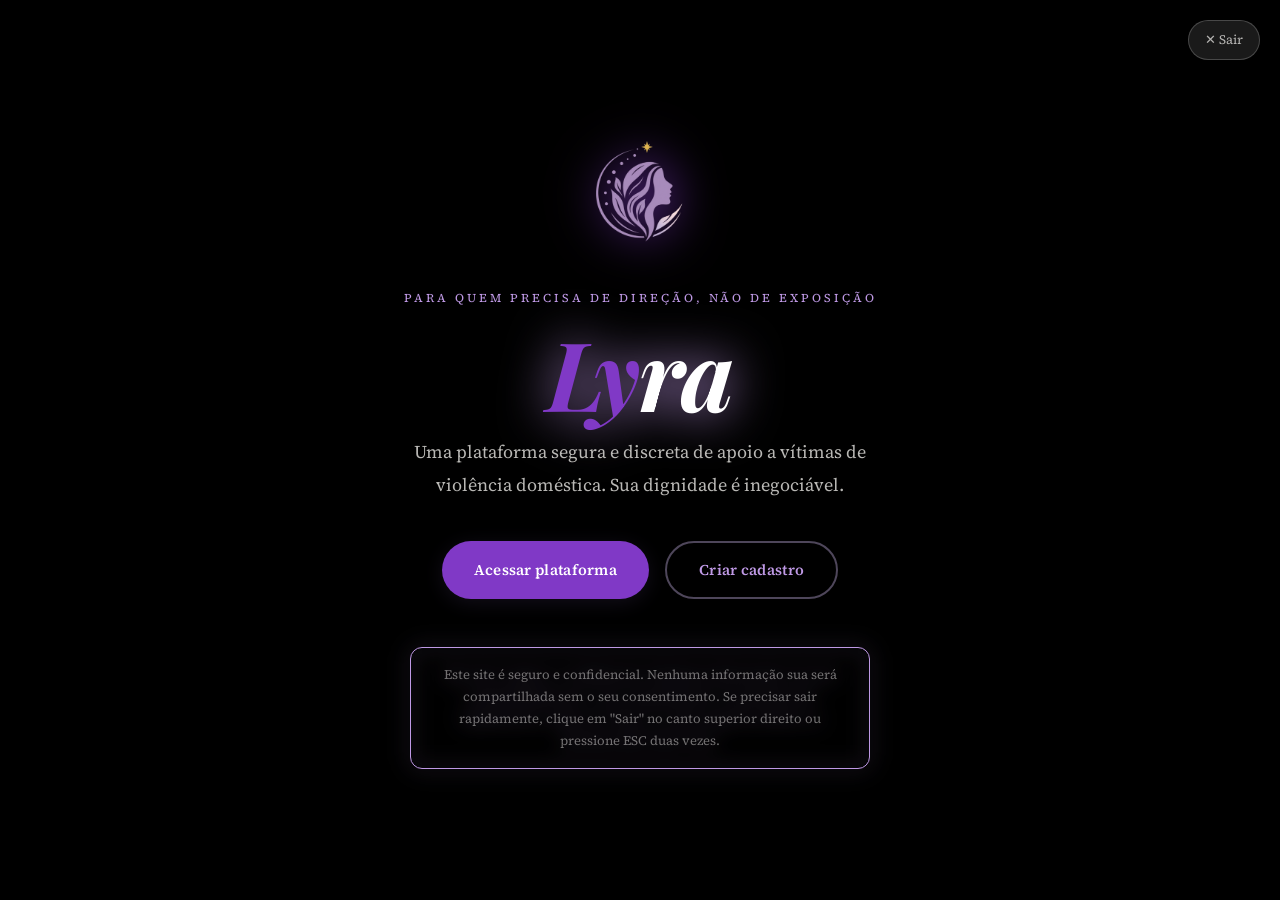
<file: index.html>
<!DOCTYPE html>
<html lang="pt-br">
<head>
  <meta charset="UTF-8">
  <meta name="viewport" content="width=device-width, initial-scale=1.0">
  <title>Lyra — Boas-vindas</title>
  <link rel="stylesheet" href="css/style.css">
</head>
<body>

  <!-- Botão de saída rápida — essencial para segurança da usuária -->
  <a href="https://www.google.com.br" class="btn-sair-rapido" id="quickExit">✕ Sair</a>

  <div class="tela-boas-vindas">

    <img src="img/sos.png" class="bv-logo-img" alt="Lyra">

    <p class="bv-tagline">Para quem precisa de direção, não de exposição</p>

    <h1 class="bv-logo-nome">Ly<span>ra</span></h1>

    <p class="bv-subtitulo">
      Uma plataforma segura e discreta de apoio a vítimas de violência doméstica.
      Sua dignidade é inegociável.
    </p>

    <div class="bv-acoes">
      <a href="home.html" class="btn btn-roxo">Acessar plataforma</a>
      <a href="cadastro.html" class="btn btn-contorno">Criar cadastro</a>
    </div>

    <div class="bv-aviso">
      <p>
        Este site é seguro e confidencial. Nenhuma informação sua será compartilhada
        sem o seu consentimento. Se precisar sair rapidamente, clique em "Sair" no
        canto superior direito ou pressione ESC duas vezes.
      </p>
    </div>

  </div>

  <script src="js/script.js"></script>
</body>
</html>
</file>
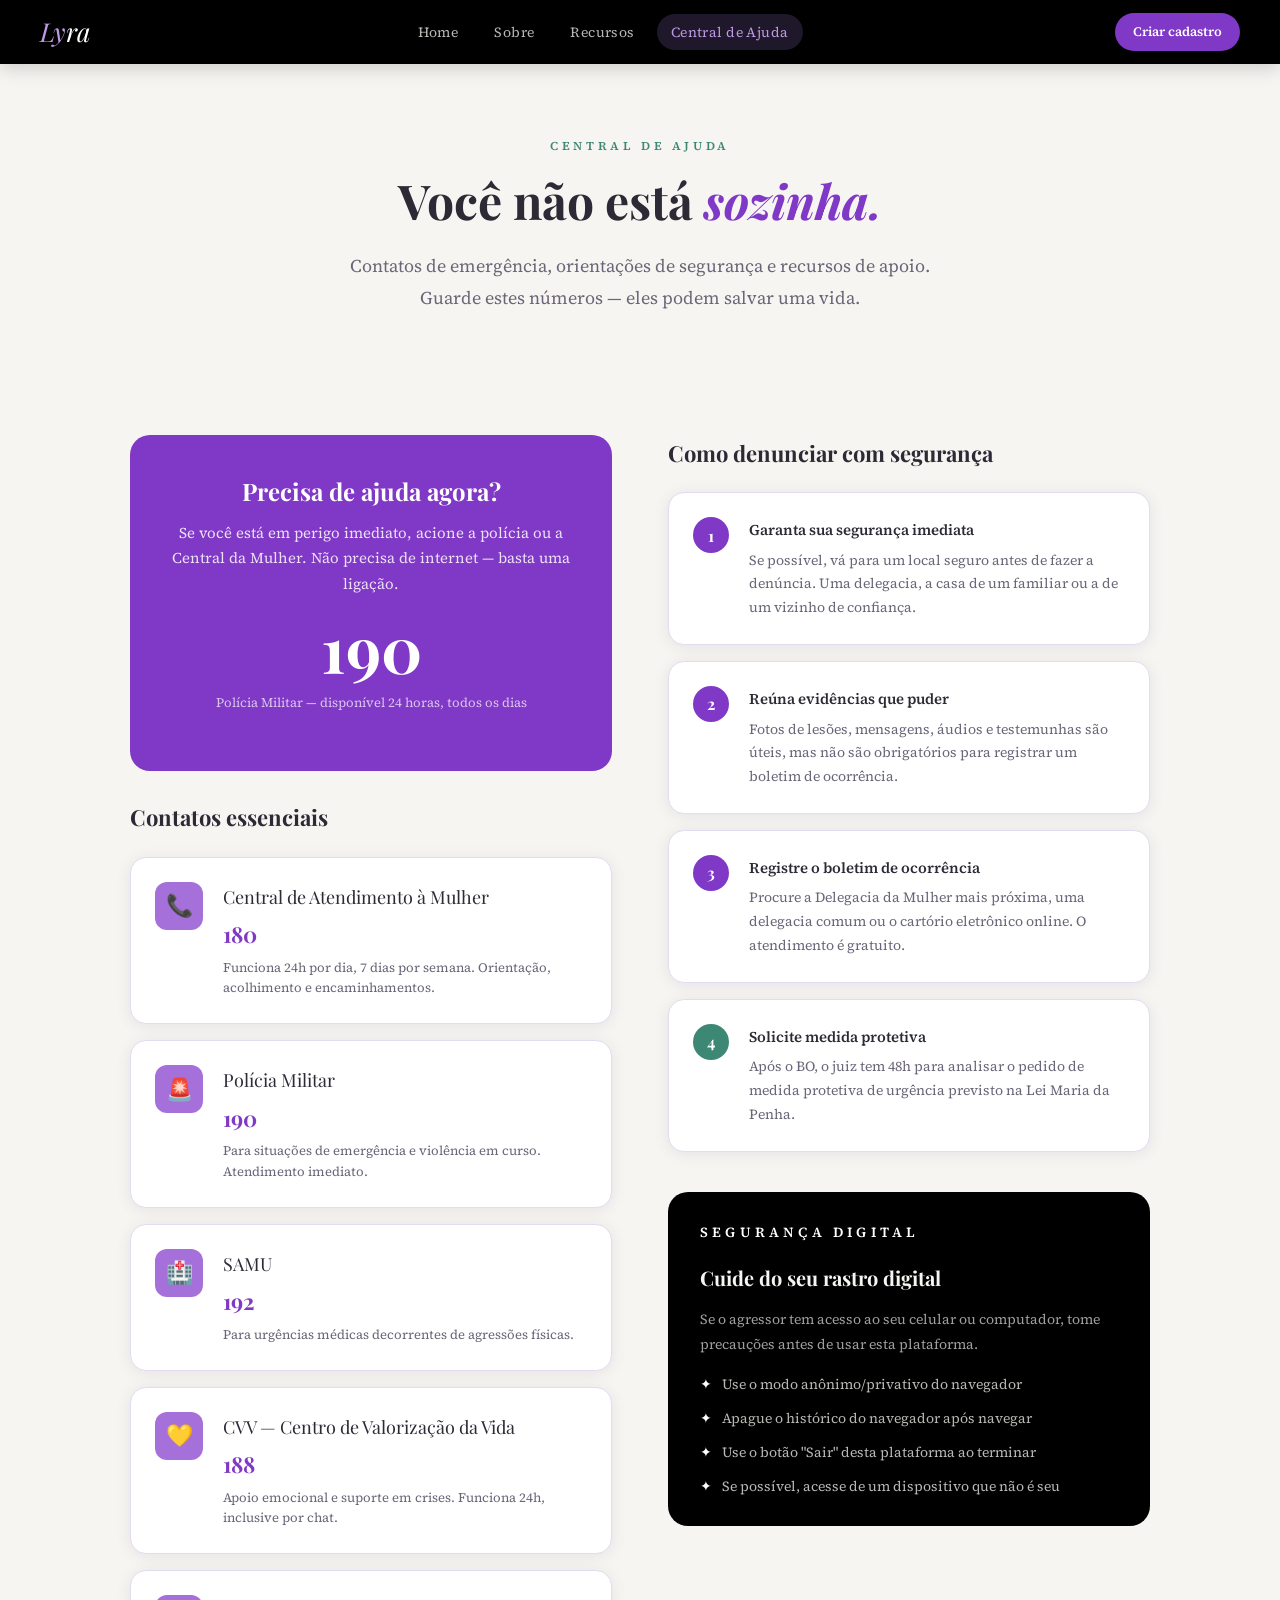
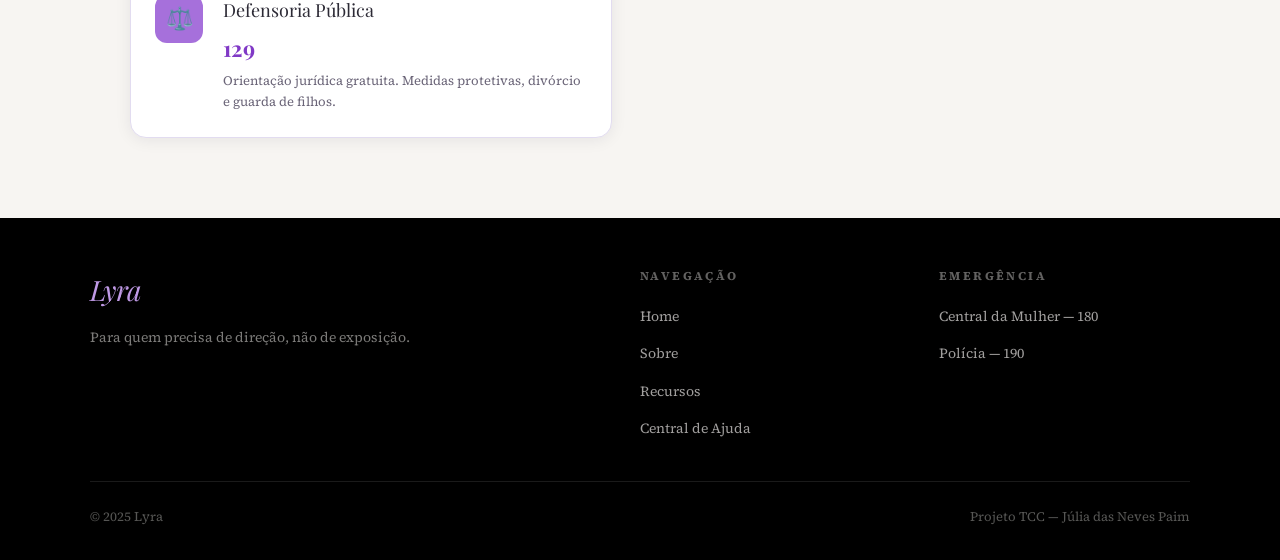
<file: ajuda.html>
<!DOCTYPE html>
<html lang="pt-br">
<head>
  <meta charset="UTF-8">
  <meta name="viewport" content="width=device-width, initial-scale=1.0">
  <title>Lyra — Central de Ajuda</title>
  <link rel="stylesheet" href="css/style.css">
</head>
<body>

  <nav class="nav">
    <a href="index.html" class="nav-logo">Ly<span>ra</span></a>
    <ul class="nav-links">
      <li><a href="home.html">Home</a></li>
      <li><a href="sobre.html">Sobre</a></li>
      <li><a href="recursos.html">Recursos</a></li>
      <li><a href="ajuda.html" class="active">Central de Ajuda</a></li>
    </ul>
    <a href="cadastro.html" class="nav-btn-cadastro">Criar cadastro</a>
  </nav>

  <div class="pagina">

    <header class="cabecalho-pagina">
      <p class="rotulo-secao">Central de Ajuda</p>
      <h1 class="titulo-pagina">Você não está <em>sozinha.</em></h1>
      <p class="subtitulo-pagina">
        Contatos de emergência, orientações de segurança e recursos de apoio.
        Guarde estes números — eles podem salvar uma vida.
      </p>
    </header>

    <div class="secao-ajuda">

      <!-- coluna esquerda: contatos de emergência -->
      <div>

        <div class="banner-emergencia">
          <h3>Precisa de ajuda agora?</h3>
          <p>
            Se você está em perigo imediato, acione a polícia ou a Central da
            Mulher. Não precisa de internet — basta uma ligação.
          </p>
          <span class="banner-numero">190</span>
          <small>Polícia Militar — disponível 24 horas, todos os dias</small>
          <p class="banner-relogio" id="relogioAjuda" style="margin-top:12px; font-size:13px; opacity:0.85;"></p>
        </div>

        <h2 class="titulo-coluna">Contatos essenciais</h2>

        <div class="card-contato">
          <div class="contato-icone">📞</div>
          <div>
            <p class="contato-nome">Central de Atendimento à Mulher</p>
            <p class="contato-numero">180</p>
            <p class="contato-desc">Funciona 24h por dia, 7 dias por semana. Orientação, acolhimento e encaminhamentos.</p>
          </div>
        </div>

        <div class="card-contato">
          <div class="contato-icone">🚨</div>
          <div>
            <p class="contato-nome">Polícia Militar</p>
            <p class="contato-numero">190</p>
            <p class="contato-desc">Para situações de emergência e violência em curso. Atendimento imediato.</p>
          </div>
        </div>

        <div class="card-contato">
          <div class="contato-icone">🏥</div>
          <div>
            <p class="contato-nome">SAMU</p>
            <p class="contato-numero">192</p>
            <p class="contato-desc">Para urgências médicas decorrentes de agressões físicas.</p>
          </div>
        </div>

        <div class="card-contato">
          <div class="contato-icone">💛</div>
          <div>
            <p class="contato-nome">CVV — Centro de Valorização da Vida</p>
            <p class="contato-numero">188</p>
            <p class="contato-desc">Apoio emocional e suporte em crises. Funciona 24h, inclusive por chat.</p>
          </div>
        </div>

        <div class="card-contato">
          <div class="contato-icone">⚖️</div>
          <div>
            <p class="contato-nome">Defensoria Pública</p>
            <p class="contato-numero">129</p>
            <p class="contato-desc">Orientação jurídica gratuita. Medidas protetivas, divórcio e guarda de filhos.</p>
          </div>
        </div>

      </div>

      <!-- coluna direita: como denunciar + segurança digital -->
      <div>

        <h2 class="titulo-coluna">Como denunciar com segurança</h2>

        <div class="lista-passos">
          <div class="passo-item">
            <div class="passo-numero">1</div>
            <div>
              <p class="passo-titulo">Garanta sua segurança imediata</p>
              <p class="passo-desc">
                Se possível, vá para um local seguro antes de fazer a denúncia.
                Uma delegacia, a casa de um familiar ou a de um vizinho de confiança.
              </p>
            </div>
          </div>
          <div class="passo-item">
            <div class="passo-numero">2</div>
            <div>
              <p class="passo-titulo">Reúna evidências que puder</p>
              <p class="passo-desc">
                Fotos de lesões, mensagens, áudios e testemunhas são úteis, mas não
                são obrigatórios para registrar um boletim de ocorrência.
              </p>
            </div>
          </div>
          <div class="passo-item">
            <div class="passo-numero">3</div>
            <div>
              <p class="passo-titulo">Registre o boletim de ocorrência</p>
              <p class="passo-desc">
                Procure a Delegacia da Mulher mais próxima, uma delegacia comum ou
                o cartório eletrônico online. O atendimento é gratuito.
              </p>
            </div>
          </div>
          <div class="passo-item">
            <div class="passo-numero verde">4</div>
            <div>
              <p class="passo-titulo">Solicite medida protetiva</p>
              <p class="passo-desc">
                Após o BO, o juiz tem 48h para analisar o pedido de medida protetiva
                de urgência previsto na Lei Maria da Penha.
              </p>
            </div>
          </div>
        </div>

        <!-- dicas de segurança digital -->
        <div class="caixa-seguranca-digital">
          <p class="label-interno">Segurança digital</p>
          <h4>Cuide do seu rastro digital</h4>
          <p>
            Se o agressor tem acesso ao seu celular ou computador, tome precauções
            antes de usar esta plataforma.
          </p>
          <ul class="lista-dicas">
            <li><span>✦</span> Use o modo anônimo/privativo do navegador</li>
            <li><span>✦</span> Apague o histórico do navegador após navegar</li>
            <li><span>✦</span> Use o botão "Sair" desta plataforma ao terminar</li>
            <li><span>✦</span> Se possível, acesse de um dispositivo que não é seu</li>
          </ul>
        </div>

      </div>

    </div>

    <footer class="rodape">
      <div class="rodape-inner">
        <div>
          <p class="rodape-marca-nome">Lyra</p>
          <p class="rodape-marca-desc">Para quem precisa de direção, não de exposição.</p>
        </div>
        <div class="rodape-coluna">
          <h4>Navegação</h4>
          <ul>
            <li><a href="home.html">Home</a></li>
            <li><a href="sobre.html">Sobre</a></li>
            <li><a href="recursos.html">Recursos</a></li>
            <li><a href="ajuda.html">Central de Ajuda</a></li>
          </ul>
        </div>
        <div class="rodape-coluna">
          <h4>Emergência</h4>
          <ul>
            <li><a href="ajuda.html">Central da Mulher — 180</a></li>
            <li><a href="ajuda.html">Polícia — 190</a></li>
          </ul>
        </div>
      </div>
      <div class="rodape-base">
        <span>© 2025 Lyra</span>
        <span>Projeto TCC — Júlia das Neves Paim</span>
      </div>
    </footer>

  </div>

  <script src="js/script.js"></script>
</body>
</html>
</file>
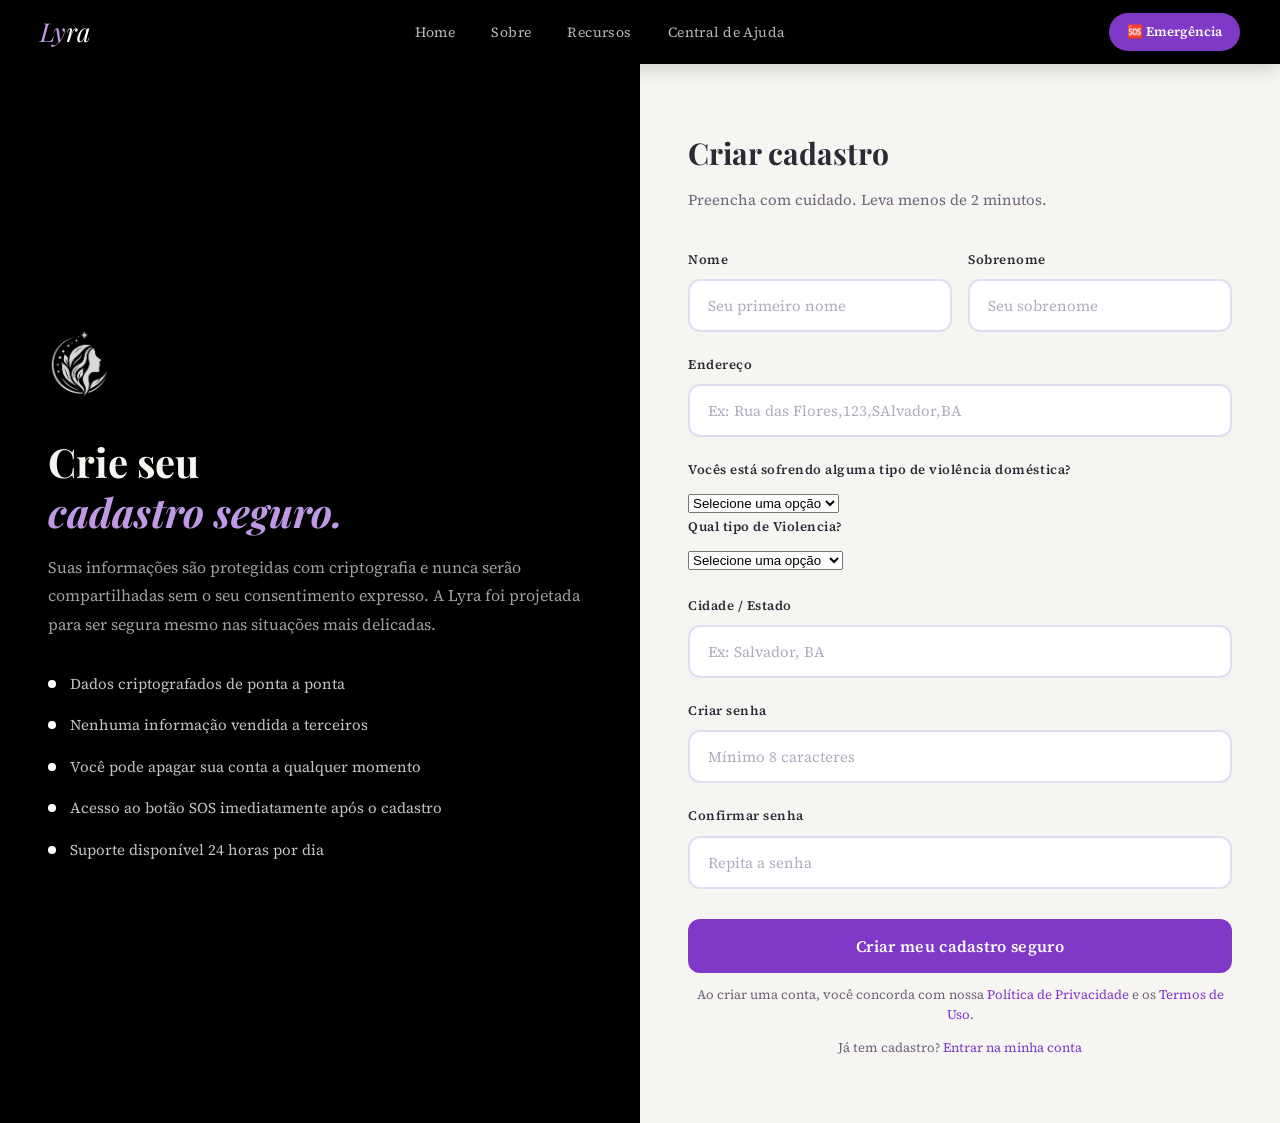
<file: cadastro.html>
<!DOCTYPE html>
<html lang="pt-br">
<head>
  <meta charset="UTF-8">
  <meta name="viewport" content="width=device-width, initial-scale=1.0">
  <title>Lyra — Cadastro</title>
  <link rel="stylesheet" href="css/style.css">
</head>
<body>

  <nav class="nav">
    <a href="index.html" class="nav-logo">Ly<span>ra</span></a>
    <ul class="nav-links">
      <li><a href="home.html">Home</a></li>
      <li><a href="sobre.html">Sobre</a></li>
      <li><a href="recursos.html">Recursos</a></li>
      <li><a href="ajuda.html">Central de Ajuda</a></li>
    </ul>
    <a href="ajuda.html" class="nav-btn-cadastro">🆘 Emergência</a>
  </nav>

  <div class="pagina">
    <div class="layout-cadastro">

      <!-- lado esquerdo: informações e garantias -->
      <div class="cadastro-esquerda">
        <img src="img/sos.png" class="cadastro-logo-img" alt="Lyra">
        <h2>Crie seu<br><em>cadastro seguro.</em></h2>
        <p>
          Suas informações são protegidas com criptografia e nunca serão
          compartilhadas sem o seu consentimento expresso. A Lyra foi projetada
          para ser segura mesmo nas situações mais delicadas.
        </p>
        <ul class="lista-confianca">
          <li><span class="ponto-verde"></span> Dados criptografados de ponta a ponta</li>
          <li><span class="ponto-verde"></span> Nenhuma informação vendida a terceiros</li>
          <li><span class="ponto-verde"></span> Você pode apagar sua conta a qualquer momento</li>
          <li><span class="ponto-verde"></span> Acesso ao botão SOS imediatamente após o cadastro</li>
          <li><span class="ponto-verde"></span> Suporte disponível 24 horas por dia</li>
        </ul>
      </div>

      <!-- lado direito: formulário de cadastro -->
      <div class="cadastro-direita">
        <h2 class="form-titulo">Criar cadastro</h2>
        <p class="form-subtitulo">Preencha com cuidado. Leva menos de 2 minutos.</p>

        <div id="formCadastro">

          <div class="form-duplo">
            <div class="form-grupo">
              <label class="form-label" for="nome">Nome</label>
              <input class="form-input" type="text" id="nome" placeholder="Seu primeiro nome">
            </div>
            <div class="form-grupo">
              <label class="form-label" for="sobrenome">Sobrenome</label>
              <input class="form-input" type="text" id="sobrenome" placeholder="Seu sobrenome">
            </div>
          </div>

          <div class="form-grupo">
            <label class="form-label" for="email">Endereço</label>
            <input class="form-input" type="endereco" id="endereco" placeholder="Ex: Rua das Flores,123,SAlvador,BA">
          </div>

          <div class="form-grupo">
            <label class="form-label" for="violencia">Vocês está sofrendo alguma tipo de violência doméstica?</label>
            <select onchange="this.classList.toggle('filled', this.values !== '')" id="violencia">
              <option value="">Selecione uma opção</option>
              <option value="sim">Sim</option>
              <option value="não">Não</option>
              <option value="já_sofri">Já sofri</option>
            </select>
            
            <label class="form-label" for="tipo_violencia">Qual tipo de Violencia?</label>
            <select onchange="this.classList.toggle('filled',this.value !== 'sim')" id="tipo_violencia">
               <option value="">Selecione uma opção</option>
                <option>Violência Física</option>
                <option>Violência Psicológica</option>
                <option>Violência Sexual</option>
                <option>Violência Patrimonial</option>
                <option>Violência Moral</option>
                <option>Múltiplos tipos</option>
                <option>Prefiro não especificar</option>
            </select>
          </div>

          <div class="form-grupo">
            <label class="form-label" for="cidade">Cidade / Estado</label>
            <input class="form-input" type="text" id="cidade" placeholder="Ex: Salvador, BA">
          </div>

          <div class="form-grupo">
            <label class="form-label" for="senha">Criar senha</label>
            <input class="form-input" type="password" id="senha" placeholder="Mínimo 8 caracteres">
          </div>

          <div class="form-grupo">
            <label class="form-label" for="confirmarSenha">Confirmar senha</label>
            <input class="form-input" type="password" id="confirmarSenha" placeholder="Repita a senha">
          </div>

          <button class="form-btn-enviar" onclick="cadastrarUsuario()">
            Criar meu cadastro seguro
          </button>

          <p class="form-nota">
            Ao criar uma conta, você concorda com nossa
            <a href="#">Política de Privacidade</a> e os
            <a href="#">Termos de Uso</a>.
          </p>

          <p class="form-nota">
            Já tem cadastro? <a href="#">Entrar na minha conta</a>
          </p>

        </div>

        <!-- aparece após o envio bem-sucedido -->
        <div class="tela-sucesso" id="mensagemSucesso">
          <div class="icone-sucesso">✅</div>
          <h3>Cadastro realizado!</h3>
          <p>
            Bem-vinda à Lyra. Você agora tem acesso a todos os recursos
            da plataforma.
          </p>
          <a href="home.html" class="btn btn-roxo">Acessar a plataforma</a>
        </div>

      </div>
    </div>
  </div>

  <script src="js/script.js"></script>
</body>
</html>
</file>
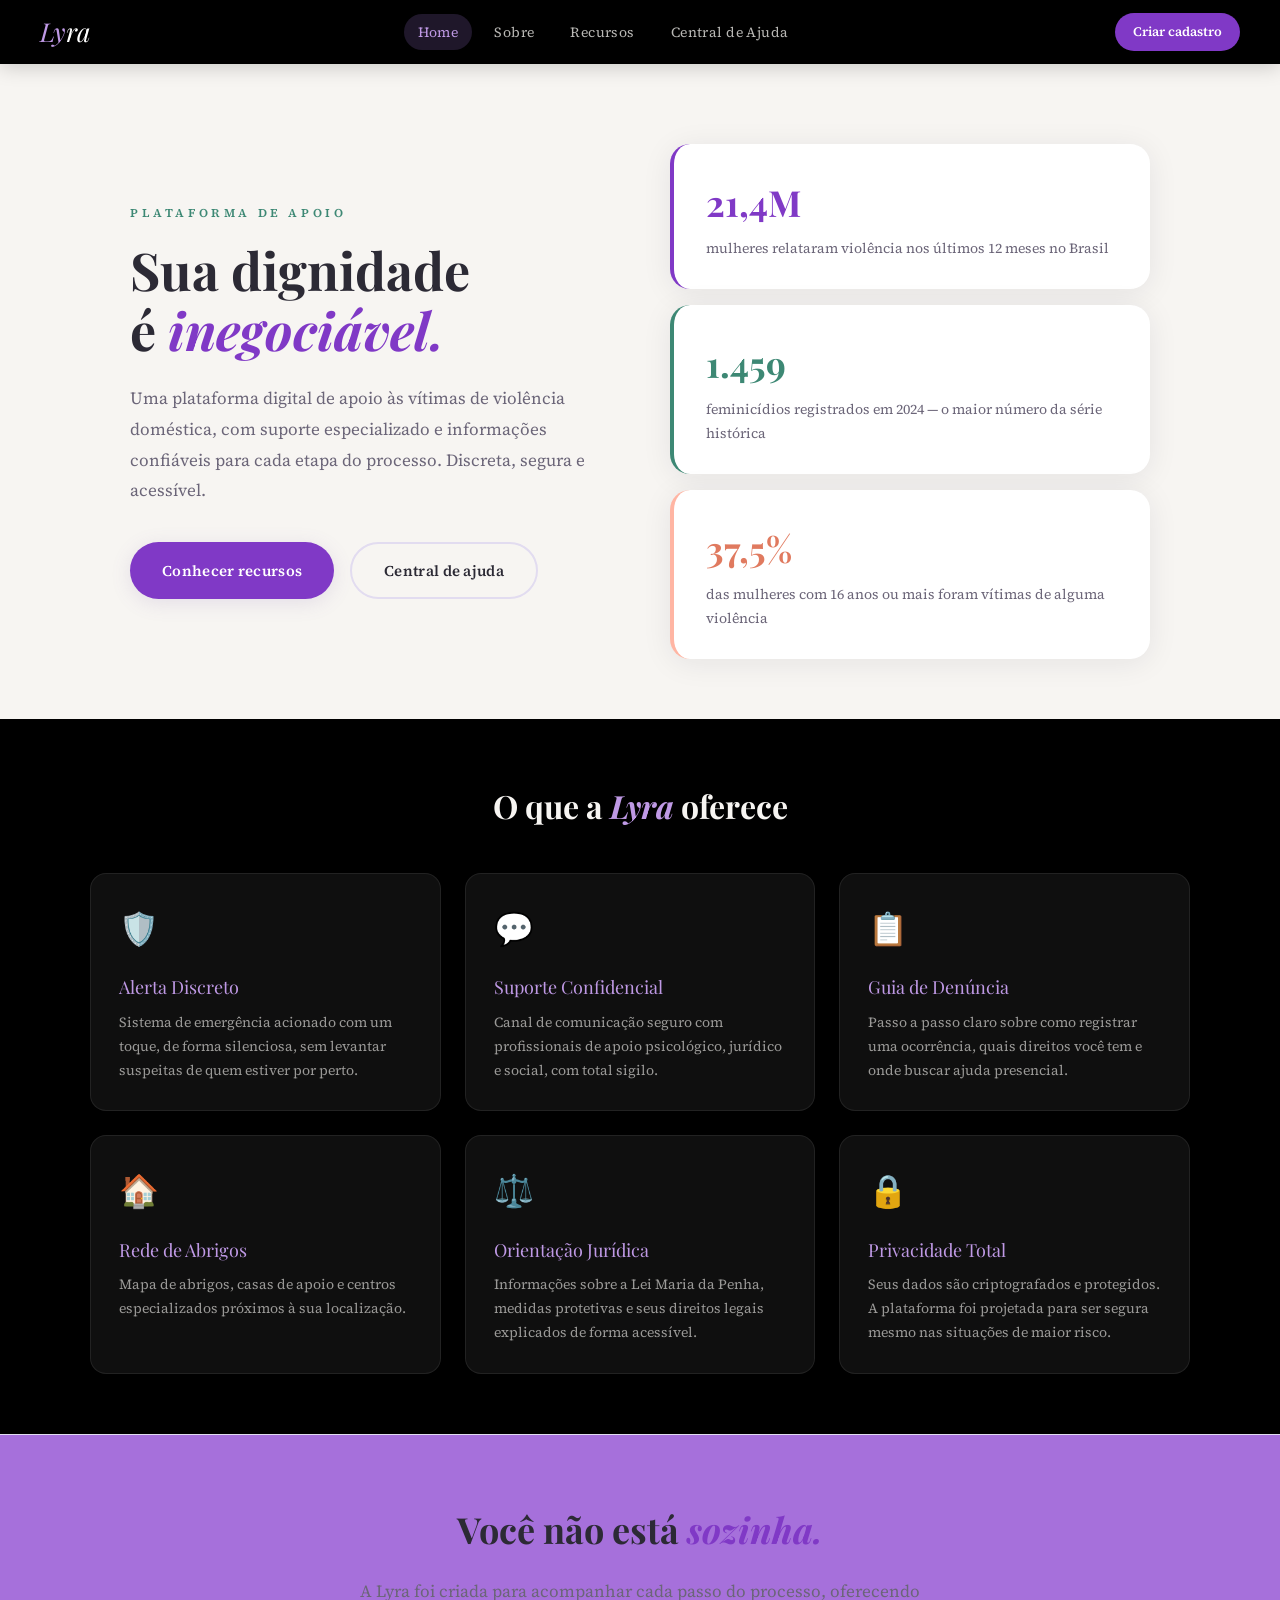
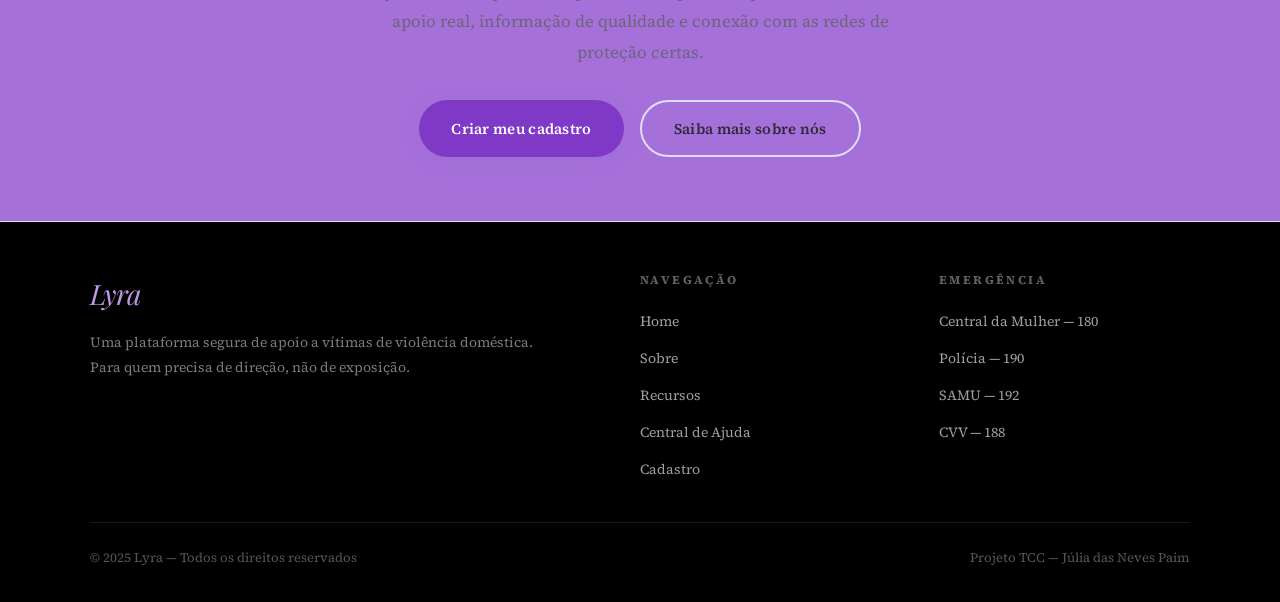
<file: home.html>
<!DOCTYPE html>
<html lang="pt-br">
<head>
  <meta charset="UTF-8">
  <meta name="viewport" content="width=device-width, initial-scale=1.0">
  <title>Lyra — Home</title>
  <link rel="stylesheet" href="css/style.css">
</head>
<body>

  <nav class="nav">
    <a href="index.html" class="nav-logo">Ly<span>ra</span></a>
    <ul class="nav-links">
      <li><a href="home.html" class="active">Home</a></li>
      <li><a href="sobre.html">Sobre</a></li>
      <li><a href="recursos.html">Recursos</a></li>
      <li><a href="ajuda.html">Central de Ajuda</a></li>
    </ul>
    <a href="cadastro.html" class="nav-btn-cadastro">Criar cadastro</a>
  </nav>

  <div class="pagina">

    <!-- hero principal -->
    <section class="hero">

      <div class="hero-texto">
        <p class="hero-olho">Plataforma de apoio</p>
        <h1 class="hero-titulo">
          Sua dignidade<br>
          é <em>inegociável.</em>
        </h1>
        <p class="hero-descricao">
          Uma plataforma digital de apoio às vítimas de violência doméstica,
          com suporte especializado e informações confiáveis para cada etapa
          do processo. Discreta, segura e acessível.
        </p>
        <div class="hero-acoes">
          <a href="recursos.html" class="btn btn-roxo">Conhecer recursos</a>
          <a href="ajuda.html" class="btn btn-branco">Central de ajuda</a>
        </div>
      </div>

      <div class="hero-stats">
        <div class="stat-card">
          <span class="stat-numero">21,4M</span>
          <p class="stat-rotulo">mulheres relataram violência nos últimos 12 meses no Brasil</p>
        </div>
        <div class="stat-card">
          <span class="stat-numero">1.459</span>
          <p class="stat-rotulo">feminicídios registrados em 2024 — o maior número da série histórica</p>
        </div>
        <div class="stat-card">
          <span class="stat-numero">37,5%</span>
          <p class="stat-rotulo">das mulheres com 16 anos ou mais foram vítimas de alguma violência</p>
        </div>
      </div>

    </section>

    <!-- o que a lyra oferece -->
    <section class="faixa-recursos">
      <div class="faixa-recursos-inner">

        <h2 class="faixa-titulo">O que a <span>Lyra</span> oferece</h2>

        <div class="grid-recursos">
          <div class="recurso-item">
            <span class="recurso-icone">🛡️</span>
            <p class="recurso-nome">Alerta Discreto</p>
            <p class="recurso-desc">
              Sistema de emergência acionado com um toque, de forma silenciosa,
              sem levantar suspeitas de quem estiver por perto.
            </p>
          </div>
          <div class="recurso-item">
            <span class="recurso-icone">💬</span>
            <p class="recurso-nome">Suporte Confidencial</p>
            <p class="recurso-desc">
              Canal de comunicação seguro com profissionais de apoio psicológico,
              jurídico e social, com total sigilo.
            </p>
          </div>
          <div class="recurso-item">
            <span class="recurso-icone">📋</span>
            <p class="recurso-nome">Guia de Denúncia</p>
            <p class="recurso-desc">
              Passo a passo claro sobre como registrar uma ocorrência, quais
              direitos você tem e onde buscar ajuda presencial.
            </p>
          </div>
          <div class="recurso-item">
            <span class="recurso-icone">🏠</span>
            <p class="recurso-nome">Rede de Abrigos</p>
            <p class="recurso-desc">
              Mapa de abrigos, casas de apoio e centros especializados próximos
              à sua localização.
            </p>
          </div>
          <div class="recurso-item">
            <span class="recurso-icone">⚖️</span>
            <p class="recurso-nome">Orientação Jurídica</p>
            <p class="recurso-desc">
              Informações sobre a Lei Maria da Penha, medidas protetivas e seus
              direitos legais explicados de forma acessível.
            </p>
          </div>
          <div class="recurso-item">
            <span class="recurso-icone">🔒</span>
            <p class="recurso-nome">Privacidade Total</p>
            <p class="recurso-desc">
              Seus dados são criptografados e protegidos. A plataforma foi
              projetada para ser segura mesmo nas situações de maior risco.
            </p>
          </div>
        </div>

      </div>
    </section>

    <!-- chamada para ação -->
    <section class="faixa-cta">
      <h2>Você não está <em>sozinha.</em></h2>
      <p>
        A Lyra foi criada para acompanhar cada passo do processo, oferecendo
        apoio real, informação de qualidade e conexão com as redes de proteção certas.
      </p>
      <div class="faixa-cta-acoes">
        <a href="cadastro.html" class="btn btn-roxo">Criar meu cadastro</a>
        <a href="sobre.html" class="btn btn-branco">Saiba mais sobre nós</a>
      </div>
    </section>

    <footer class="rodape">
      <div class="rodape-inner">
        <div>
          <p class="rodape-marca-nome">Lyra</p>
          <p class="rodape-marca-desc">
            Uma plataforma segura de apoio a vítimas de violência doméstica.<br>
            Para quem precisa de direção, não de exposição.
          </p>
        </div>
        <div class="rodape-coluna">
          <h4>Navegação</h4>
          <ul>
            <li><a href="home.html">Home</a></li>
            <li><a href="sobre.html">Sobre</a></li>
            <li><a href="recursos.html">Recursos</a></li>
            <li><a href="ajuda.html">Central de Ajuda</a></li>
            <li><a href="cadastro.html">Cadastro</a></li>
          </ul>
        </div>
        <div class="rodape-coluna">
          <h4>Emergência</h4>
          <ul>
            <li><a href="ajuda.html">Central da Mulher — 180</a></li>
            <li><a href="ajuda.html">Polícia — 190</a></li>
            <li><a href="ajuda.html">SAMU — 192</a></li>
            <li><a href="ajuda.html">CVV — 188</a></li>
          </ul>
        </div>
      </div>
      <div class="rodape-base">
        <span>© 2025 Lyra — Todos os direitos reservados</span>
        <span>Projeto TCC — Júlia das Neves Paim</span>
      </div>
    </footer>

  </div>

  <script src="js/script.js"></script>
</body>
</html>
</file>
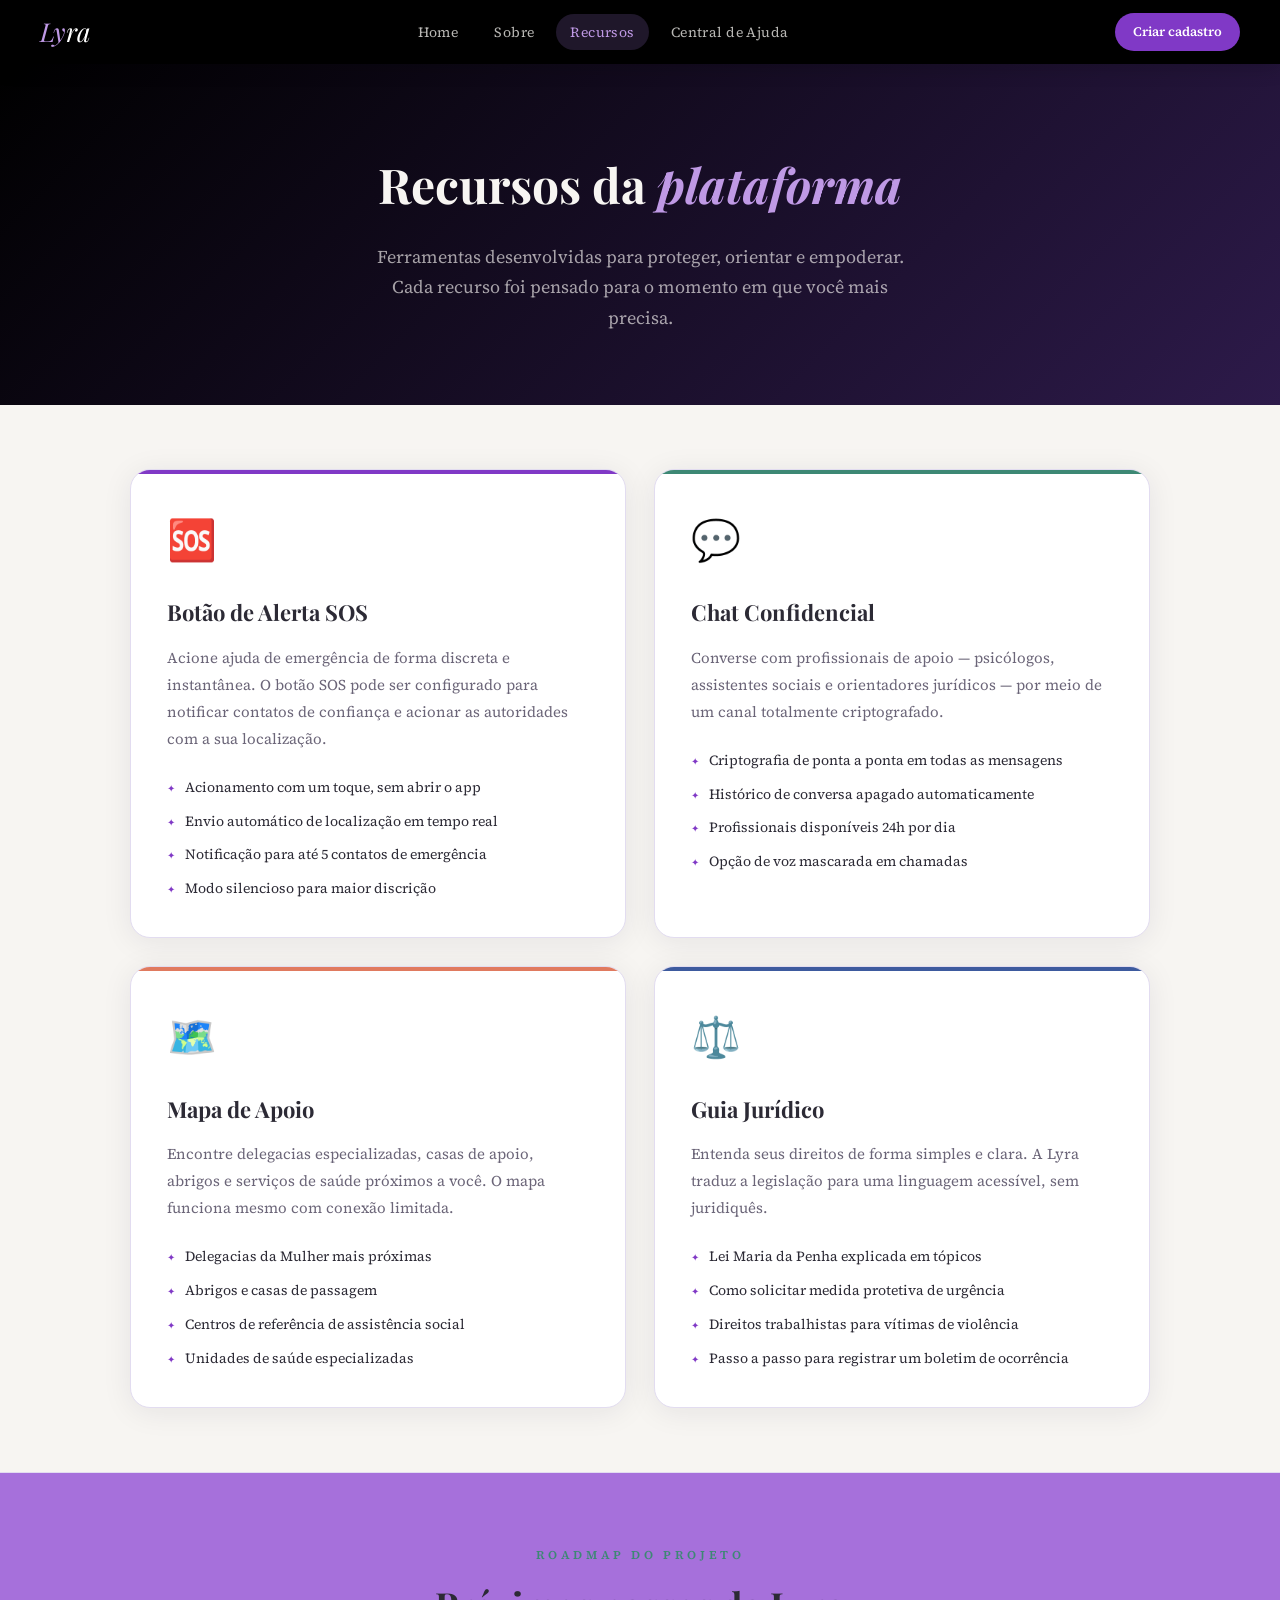
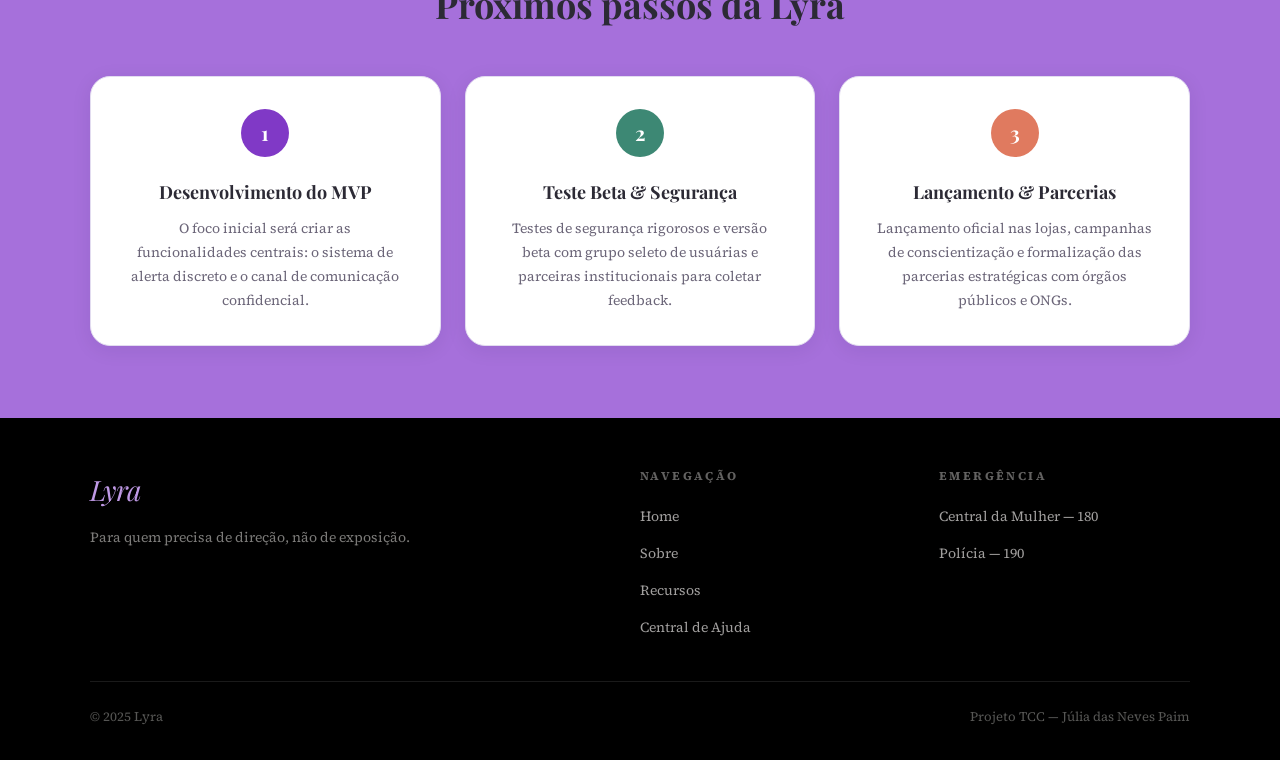
<file: recursos.html>
<!DOCTYPE html>
<html lang="pt-br">
<head>
  <meta charset="UTF-8">
  <meta name="viewport" content="width=device-width, initial-scale=1.0">
  <title>Lyra — Recursos</title>
  <link rel="stylesheet" href="css/style.css">
</head>
<body>

  <nav class="nav">
    <a href="index.html" class="nav-logo">Ly<span>ra</span></a>
    <ul class="nav-links">
      <li><a href="home.html">Home</a></li>
      <li><a href="sobre.html">Sobre</a></li>
      <li><a href="recursos.html" class="active">Recursos</a></li>
      <li><a href="ajuda.html">Central de Ajuda</a></li>
    </ul>
    <a href="cadastro.html" class="nav-btn-cadastro">Criar cadastro</a>
  </nav>

  <div class="pagina">

    <header class="hero-recursos">
      <h1>Recursos da <em>plataforma</em></h1>
      <p>
        Ferramentas desenvolvidas para proteger, orientar e empoderar.
        Cada recurso foi pensado para o momento em que você mais precisa.
      </p>
    </header>

    <div class="grid-cards-recursos">

      <div class="card-recurso">
        <span class="card-recurso-icone">🆘</span>
        <h3 class="card-recurso-titulo">Botão de Alerta SOS</h3>
        <p class="card-recurso-desc">
          Acione ajuda de emergência de forma discreta e instantânea. O botão SOS
          pode ser configurado para notificar contatos de confiança e acionar as
          autoridades com a sua localização.
        </p>
        <ul class="lista-recurso">
          <li>Acionamento com um toque, sem abrir o app</li>
          <li>Envio automático de localização em tempo real</li>
          <li>Notificação para até 5 contatos de emergência</li>
          <li>Modo silencioso para maior discrição</li>
        </ul>
      </div>

      <div class="card-recurso">
        <span class="card-recurso-icone">💬</span>
        <h3 class="card-recurso-titulo">Chat Confidencial</h3>
        <p class="card-recurso-desc">
          Converse com profissionais de apoio — psicólogos, assistentes sociais e
          orientadores jurídicos — por meio de um canal totalmente criptografado.
        </p>
        <ul class="lista-recurso">
          <li>Criptografia de ponta a ponta em todas as mensagens</li>
          <li>Histórico de conversa apagado automaticamente</li>
          <li>Profissionais disponíveis 24h por dia</li>
          <li>Opção de voz mascarada em chamadas</li>
        </ul>
      </div>

      <div class="card-recurso">
        <span class="card-recurso-icone">🗺️</span>
        <h3 class="card-recurso-titulo">Mapa de Apoio</h3>
        <p class="card-recurso-desc">
          Encontre delegacias especializadas, casas de apoio, abrigos e serviços
          de saúde próximos a você. O mapa funciona mesmo com conexão limitada.
        </p>
        <ul class="lista-recurso">
          <li>Delegacias da Mulher mais próximas</li>
          <li>Abrigos e casas de passagem</li>
          <li>Centros de referência de assistência social</li>
          <li>Unidades de saúde especializadas</li>
        </ul>
      </div>

      <div class="card-recurso">
        <span class="card-recurso-icone">⚖️</span>
        <h3 class="card-recurso-titulo">Guia Jurídico</h3>
        <p class="card-recurso-desc">
          Entenda seus direitos de forma simples e clara. A Lyra traduz a
          legislação para uma linguagem acessível, sem juridiquês.
        </p>
        <ul class="lista-recurso">
          <li>Lei Maria da Penha explicada em tópicos</li>
          <li>Como solicitar medida protetiva de urgência</li>
          <li>Direitos trabalhistas para vítimas de violência</li>
          <li>Passo a passo para registrar um boletim de ocorrência</li>
        </ul>
      </div>

    </div>

    <!-- próximos passos do negócio -->
    <section class="secao-roadmap">
      <div class="secao-roadmap-inner">

        <p class="rotulo-secao" style="text-align: center;">Roadmap do projeto</p>
        <h2 class="titulo-secao" style="text-align: center; font-size: 36px; margin-bottom: 48px;">
          Próximos passos da Lyra
        </h2>

        <div class="grid-roadmap">
          <div class="card-etapa">
            <div class="etapa-numero roxo">1</div>
            <h4>Desenvolvimento do MVP</h4>
            <p>
              O foco inicial será criar as funcionalidades centrais: o sistema de alerta
              discreto e o canal de comunicação confidencial.
            </p>
          </div>
          <div class="card-etapa">
            <div class="etapa-numero verde">2</div>
            <h4>Teste Beta & Segurança</h4>
            <p>
              Testes de segurança rigorosos e versão beta com grupo seleto de usuárias
              e parceiras institucionais para coletar feedback.
            </p>
          </div>
          <div class="card-etapa">
            <div class="etapa-numero coral">3</div>
            <h4>Lançamento & Parcerias</h4>
            <p>
              Lançamento oficial nas lojas, campanhas de conscientização e formalização
              das parcerias estratégicas com órgãos públicos e ONGs.
            </p>
          </div>
        </div>

      </div>
    </section>

    <footer class="rodape">
      <div class="rodape-inner">
        <div>
          <p class="rodape-marca-nome">Lyra</p>
          <p class="rodape-marca-desc">Para quem precisa de direção, não de exposição.</p>
        </div>
        <div class="rodape-coluna">
          <h4>Navegação</h4>
          <ul>
            <li><a href="home.html">Home</a></li>
            <li><a href="sobre.html">Sobre</a></li>
            <li><a href="recursos.html">Recursos</a></li>
            <li><a href="ajuda.html">Central de Ajuda</a></li>
          </ul>
        </div>
        <div class="rodape-coluna">
          <h4>Emergência</h4>
          <ul>
            <li><a href="ajuda.html">Central da Mulher — 180</a></li>
            <li><a href="ajuda.html">Polícia — 190</a></li>
          </ul>
        </div>
      </div>
      <div class="rodape-base">
        <span>© 2025 Lyra</span>
        <span>Projeto TCC — Júlia das Neves Paim</span>
      </div>
    </footer>

  </div>

  <script src="js/script.js"></script>
</body>
</html>
</file>
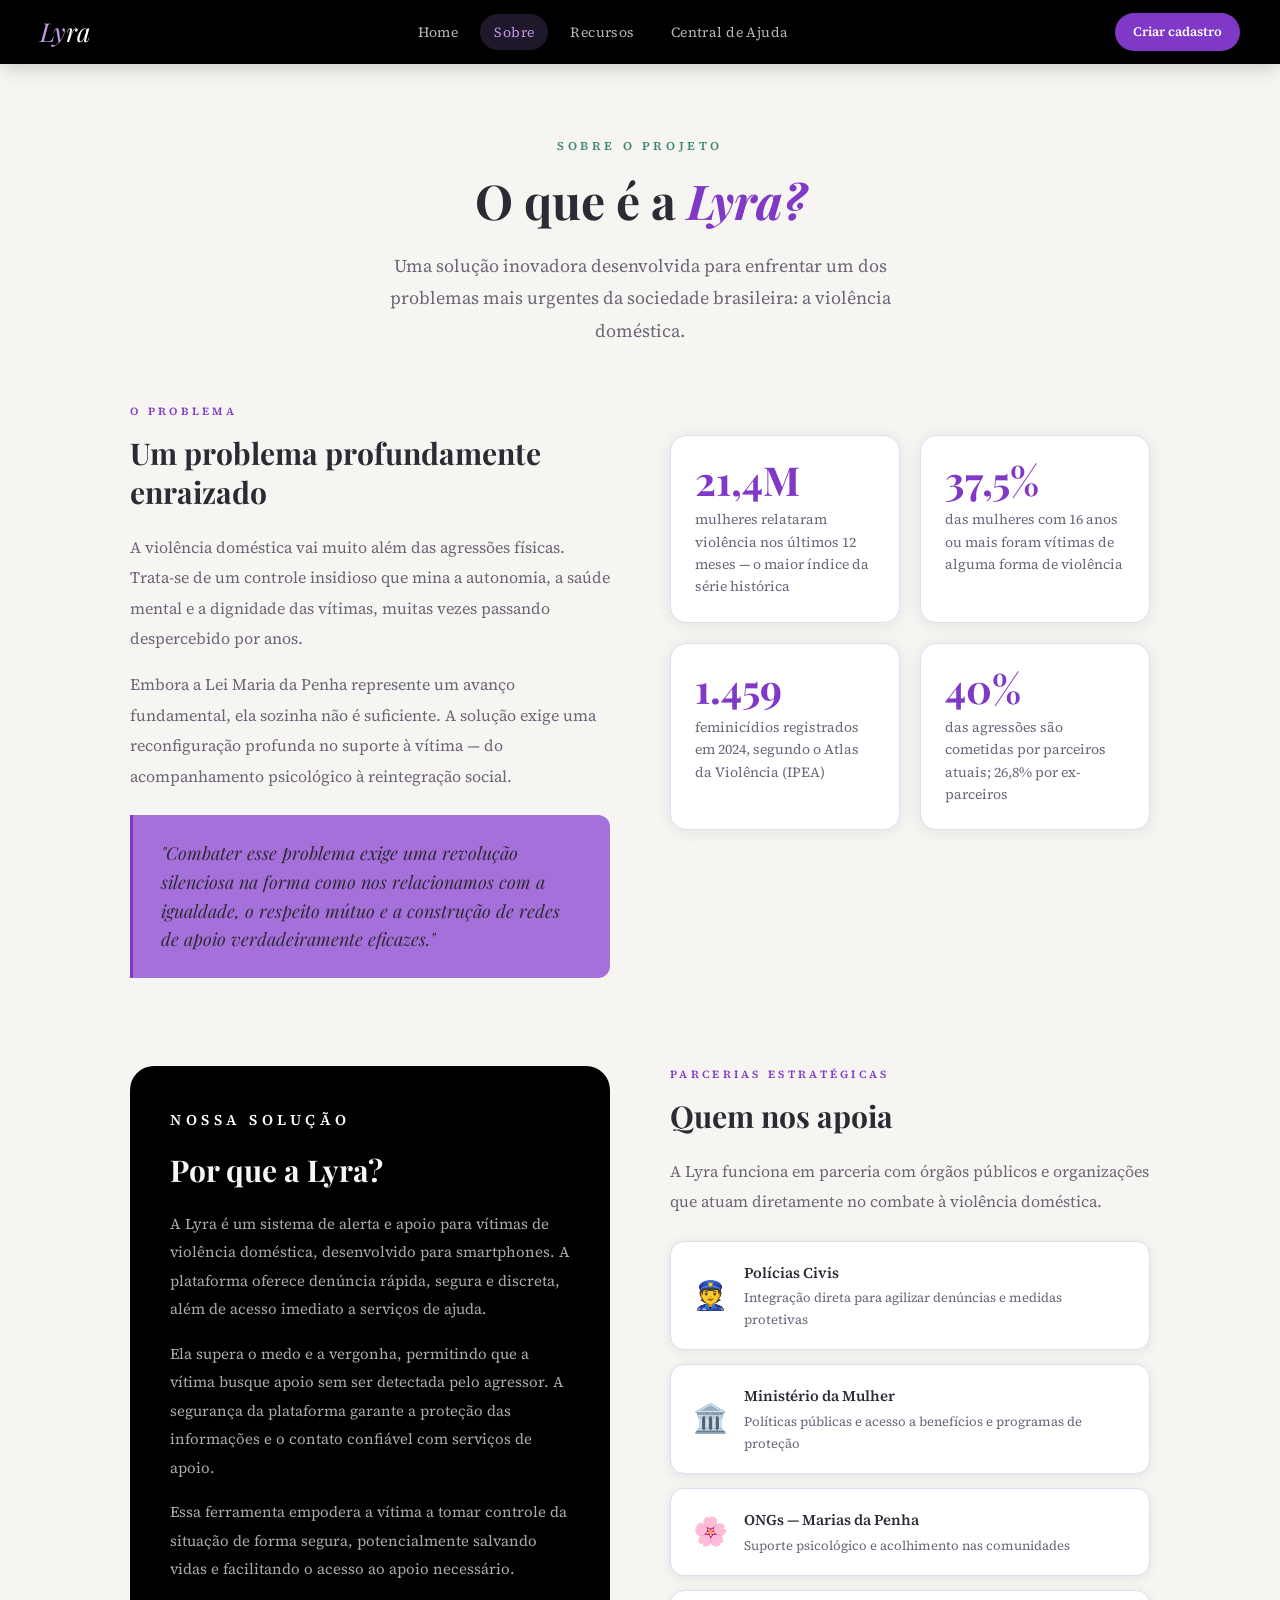
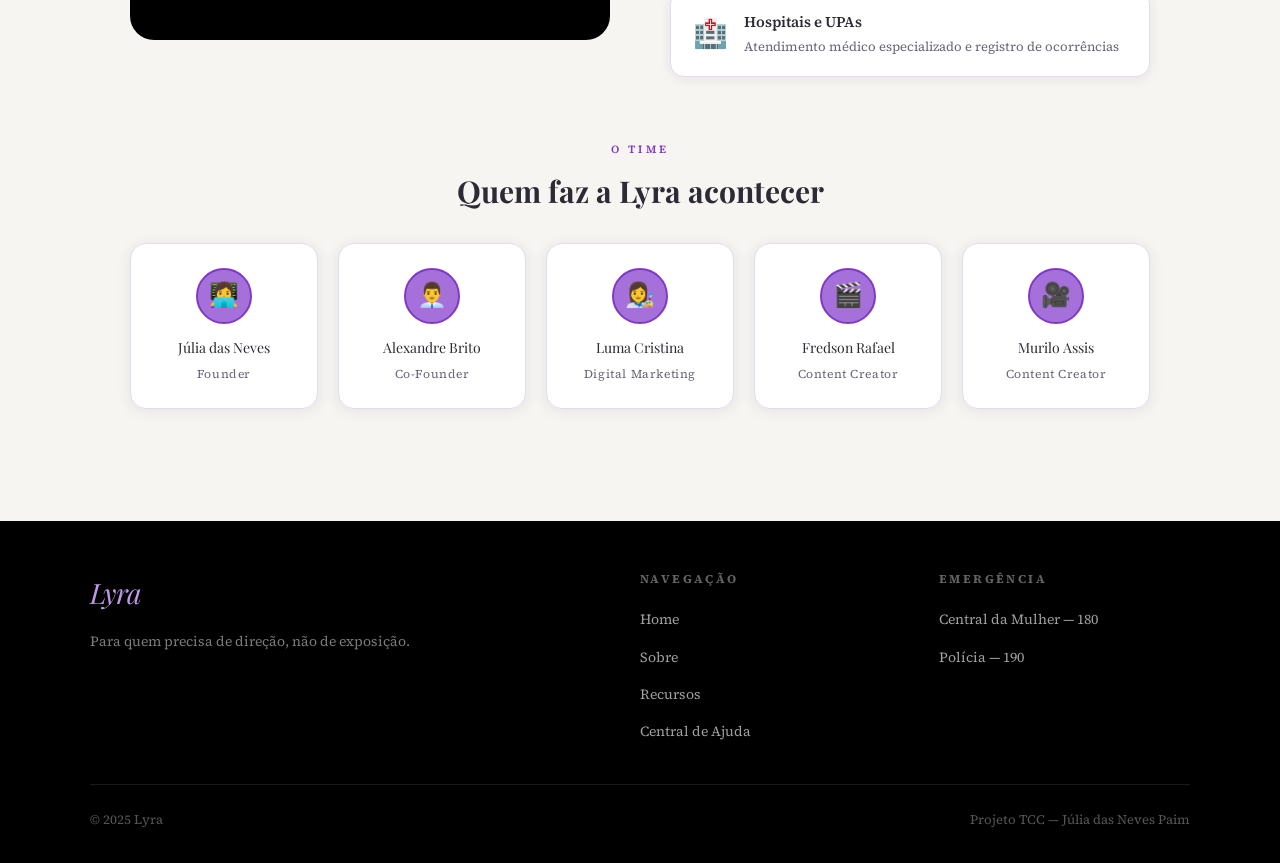
<file: sobre.html>
<!DOCTYPE html>
<html lang="pt-br">
<head>
  <meta charset="UTF-8">
  <meta name="viewport" content="width=device-width, initial-scale=1.0">
  <title>Lyra — Sobre</title>
  <link rel="stylesheet" href="css/style.css">
</head>
<body>

  <nav class="nav">
    <a href="index.html" class="nav-logo">Ly<span>ra</span></a>
    <ul class="nav-links">
      <li><a href="home.html">Home</a></li>
      <li><a href="sobre.html" class="active">Sobre</a></li>
      <li><a href="recursos.html">Recursos</a></li>
      <li><a href="ajuda.html">Central de Ajuda</a></li>
    </ul>
    <a href="cadastro.html" class="nav-btn-cadastro">Criar cadastro</a>
  </nav>

  <div class="pagina">

    <header class="cabecalho-pagina">
      <p class="rotulo-secao">Sobre o projeto</p>
      <h1 class="titulo-pagina">O que é a <em>Lyra?</em></h1>
      <p class="subtitulo-pagina">
        Uma solução inovadora desenvolvida para enfrentar um dos problemas mais
        urgentes da sociedade brasileira: a violência doméstica.
      </p>
    </header>

    <div class="conteudo-sobre">

      <!-- o problema e os dados -->
      <div class="duas-colunas">

        <div>
          <p class="label-interno">O problema</p>
          <h2 class="titulo-secao">Um problema profundamente enraizado</h2>
          <p class="texto-secao">
            A violência doméstica vai muito além das agressões físicas. Trata-se
            de um controle insidioso que mina a autonomia, a saúde mental e a
            dignidade das vítimas, muitas vezes passando despercebido por anos.
          </p>
          <p class="texto-secao">
            Embora a Lei Maria da Penha represente um avanço fundamental, ela
            sozinha não é suficiente. A solução exige uma reconfiguração profunda
            no suporte à vítima — do acompanhamento psicológico à reintegração social.
          </p>
          <div class="caixa-destaque">
            <p>
              "Combater esse problema exige uma revolução silenciosa na forma como
              nos relacionamos com a igualdade, o respeito mútuo e a construção de
              redes de apoio verdadeiramente eficazes."
            </p>
          </div>
        </div>

        <div class="grid-dados">
          <div class="dado-item">
            <span class="dado-numero">21,4M</span>
            <p class="dado-descricao">
              mulheres relataram violência nos últimos 12 meses — o maior índice
              da série histórica
            </p>
          </div>
          <div class="dado-item">
            <span class="dado-numero">37,5%</span>
            <p class="dado-descricao">
              das mulheres com 16 anos ou mais foram vítimas de alguma forma
              de violência
            </p>
          </div>
          <div class="dado-item">
            <span class="dado-numero">1.459</span>
            <p class="dado-descricao">
              feminicídios registrados em 2024, segundo o Atlas da Violência (IPEA)
            </p>
          </div>
          <div class="dado-item">
            <span class="dado-numero">40%</span>
            <p class="dado-descricao">
              das agressões são cometidas por parceiros atuais; 26,8% por
              ex-parceiros
            </p>
          </div>
        </div>

      </div>

      <!-- a solução e as parcerias -->
      <div class="duas-colunas">

        <div class="caixa-solucao">
          <p class="label-interno">Nossa solução</p>
          <h2 class="titulo-secao">Por que a Lyra?</h2>
          <p>
            A Lyra é um sistema de alerta e apoio para vítimas de violência
            doméstica, desenvolvido para smartphones. A plataforma oferece
            denúncia rápida, segura e discreta, além de acesso imediato a
            serviços de ajuda.
          </p>
          <p>
            Ela supera o medo e a vergonha, permitindo que a vítima busque apoio
            sem ser detectada pelo agressor. A segurança da plataforma garante a
            proteção das informações e o contato confiável com serviços de apoio.
          </p>
          <p>
            Essa ferramenta empodera a vítima a tomar controle da situação de
            forma segura, potencialmente salvando vidas e facilitando o acesso
            ao apoio necessário.
          </p>
        </div>

        <div>
          <p class="label-interno">Parcerias estratégicas</p>
          <h2 class="titulo-secao">Quem nos apoia</h2>
          <p class="texto-secao">
            A Lyra funciona em parceria com órgãos públicos e organizações que
            atuam diretamente no combate à violência doméstica.
          </p>

          <div class="lista-parcerias">
            <div class="parceria-item">
              <span class="parceria-icone">👮</span>
              <div>
                <p class="parceria-nome">Polícias Civis</p>
                <p class="parceria-desc">
                  Integração direta para agilizar denúncias e medidas protetivas
                </p>
              </div>
            </div>
            <div class="parceria-item">
              <span class="parceria-icone">🏛️</span>
              <div>
                <p class="parceria-nome">Ministério da Mulher</p>
                <p class="parceria-desc">
                  Políticas públicas e acesso a benefícios e programas de proteção
                </p>
              </div>
            </div>
            <div class="parceria-item">
              <span class="parceria-icone">🌸</span>
              <div>
                <p class="parceria-nome">ONGs — Marias da Penha</p>
                <p class="parceria-desc">
                  Suporte psicológico e acolhimento nas comunidades
                </p>
              </div>
            </div>
            <div class="parceria-item">
              <span class="parceria-icone">🏥</span>
              <div>
                <p class="parceria-nome">Hospitais e UPAs</p>
                <p class="parceria-desc">
                  Atendimento médico especializado e registro de ocorrências
                </p>
              </div>
            </div>
          </div>
        </div>

      </div>

      <!-- o time -->
      <div>
        <p class="label-interno" style="text-align: center;">O time</p>
        <h2 class="titulo-secao" style="text-align: center; margin-bottom: 32px;">
          Quem faz a Lyra acontecer
        </h2>
        <div class="grid-time">
          <div class="card-membro">
            <div class="membro-avatar">👩‍💻</div>
            <p class="membro-nome">Júlia das Neves</p>
            <p class="membro-cargo">Founder</p>
          </div>
          <div class="card-membro">
            <div class="membro-avatar">👨‍💼</div>
            <p class="membro-nome">Alexandre Brito</p>
            <p class="membro-cargo">Co-Founder</p>
          </div>
          <div class="card-membro">
            <div class="membro-avatar">👩‍🎨</div>
            <p class="membro-nome">Luma Cristina</p>
            <p class="membro-cargo">Digital Marketing</p>
          </div>
          <div class="card-membro">
            <div class="membro-avatar">🎬</div>
            <p class="membro-nome">Fredson Rafael</p>
            <p class="membro-cargo">Content Creator</p>
          </div>
          <div class="card-membro">
            <div class="membro-avatar">🎥</div>
            <p class="membro-nome">Murilo Assis</p>
            <p class="membro-cargo">Content Creator</p>
          </div>
        </div>
      </div>

    </div>

    <footer class="rodape">
      <div class="rodape-inner">
        <div>
          <p class="rodape-marca-nome">Lyra</p>
          <p class="rodape-marca-desc">Para quem precisa de direção, não de exposição.</p>
        </div>
        <div class="rodape-coluna">
          <h4>Navegação</h4>
          <ul>
            <li><a href="home.html">Home</a></li>
            <li><a href="sobre.html">Sobre</a></li>
            <li><a href="recursos.html">Recursos</a></li>
            <li><a href="ajuda.html">Central de Ajuda</a></li>
          </ul>
        </div>
        <div class="rodape-coluna">
          <h4>Emergência</h4>
          <ul>
            <li><a href="ajuda.html">Central da Mulher — 180</a></li>
            <li><a href="ajuda.html">Polícia — 190</a></li>
          </ul>
        </div>
      </div>
      <div class="rodape-base">
        <span>© 2025 Lyra</span>
        <span>Projeto TCC — Júlia das Neves Paim</span>
      </div>
    </footer>

  </div>

  <script src="js/script.js"></script>
</body>
</html>
</file>
<file: css/style.css>
/* ---- Google Fonts ---- */
@import url('https://fonts.googleapis.com/css2?family=Playfair+Display:ital,wght@0,400;0,600;0,700;1,400;1,600&family=Source+Serif+4:wght@300;400;600&display=swap');


/* =============================================
   1. VARIÁVEIS / TOKENS DE DESIGN
   ============================================= */
:root {
  /* Cores principais */
  --roxo:          #8039c6;
  --roxo-claro:    #bf99e5;
  --roxo-suave:    #a670db;
  --laranja-claro: #ffd5c4;
  --verde:         #3D8874;
  --verde-claro:   #ffffff;
  --azul-escuro:   #000000;

  /* Neutros */
  --fundo:         #F7F5F2;
  --branco:        #FFFFFF;
  --texto:         #2C2A35;
  --texto-mudo:    #6B6578;
  --borda:         #E2DCF0;

  /* Sombras */
  --sombra:        rgba(123, 94, 167, 0.15);
  --sombra-escura: rgba(26, 26, 46, 0.08);

  /* Tipografia */
  --fonte-titulo: 'Playfair Display', Georgia, serif;
  --fonte-corpo:  'Source Serif 4', Georgia, serif;
}


/* =============================================
   2. RESET E BASE
   ============================================= */
*,
*::before,
*::after {
  box-sizing: border-box;
  margin: 0;
  padding: 0;
}

html {
  scroll-behavior: smooth;
}

body {
  font-family: var(--fonte-corpo);
  background-color: var(--fundo);
  color: var(--texto);
  line-height: 1.7;
  font-size: 16px;
  min-height: 100vh;
}

img {
  max-width: 100%;
  display: block;
}

a {
  color: inherit;
  text-decoration: none;
}

ul {
  list-style: none;
}


/* =============================================
   3. NAVEGAÇÃO
   ============================================= */
.nav {
  position: fixed;
  top: 0;
  left: 0;
  right: 0;
  z-index: 100;
  height: 64px;
  background: var(--azul-escuro);
  display: flex;
  align-items: center;
  justify-content: space-between;
  padding: 0 40px;
  box-shadow: 0 2px 20px rgba(0, 0, 0, 0.2);
}

.nav-logo {
  font-family: var(--fonte-titulo);
  font-style: italic;
  font-size: 26px;
  color: var(--roxo-claro);
  letter-spacing: 0.02em;
}

.nav-logo span {
  color: var(--verde-claro);
}

.nav-links {
  display: flex;
  gap: 8px;
}

.nav-links a {
  font-size: 14px;
  color: rgba(247, 245, 242, 0.75);
  padding: 8px 14px;
  border-radius: 20px;
  letter-spacing: 0.03em;
  transition: all 0.25s ease;
}

.nav-links a:hover,
.nav-links a.active {
  color: var(--branco);
  background: rgba(196, 175, 224, 0.2);
}

.nav-links a.active {
  color: var(--roxo-claro);
  background: rgba(123, 94, 167, 0.25);
}

.nav-btn-cadastro {
  background: var(--roxo);
  color: var(--branco);
  font-family: var(--fonte-corpo);
  font-size: 13px;
  font-weight: 600;
  padding: 8px 18px;
  border-radius: 25px;
  border: none;
  cursor: pointer;
  transition: all 0.25s ease;
}

.nav-btn-cadastro:hover {
  background: #6a4e94;
  transform: translateY(-1px);
  box-shadow: 0 4px 15px var(--sombra);
}

.pagina {
  padding-top: 64px;
}


/* =============================================
   4. BOTÕES
   ============================================= */
.btn {
  display: inline-flex;
  align-items: center;
  gap: 8px;
  padding: 14px 32px;
  border-radius: 50px;
  font-family: var(--fonte-corpo);
  font-size: 15px;
  font-weight: 600;
  letter-spacing: 0.02em;
  border: none;
  cursor: pointer;
  transition: all 0.3s ease;
}

.btn:active {
  transform: scale(0.98);
}

.btn-roxo {
  background: var(--roxo);
  color: var(--branco);
  box-shadow: 0 4px 20px var(--sombra);
}

.btn-roxo:hover {
  background: #6a4e94;
  transform: translateY(-2px);
  box-shadow: 0 8px 30px var(--sombra);
}

.btn-contorno {
  background: transparent;
  color: var(--roxo-claro);
  border: 2px solid rgba(196, 175, 224, 0.4);
}

.btn-contorno:hover {
  background: rgba(196, 175, 224, 0.1);
  border-color: var(--roxo-claro);
  transform: translateY(-2px);
}

.btn-branco {
  background: transparent;
  color: var(--texto);
  border: 2px solid var(--borda);
}

.btn-branco:hover {
  background: var(--roxo-suave);
  border-color: var(--roxo);
}


/* =============================================
   5. TELA DE BOAS-VINDAS (index.html)
   ============================================= */
.tela-boas-vindas {
  min-height: 100vh;
  background: var(--azul-escuro);
  display: flex;
  flex-direction: column;
  align-items: center;
  justify-content: center;
  text-align: center;
  padding: 40px 20px;
  position: relative;
  overflow: hidden;
}


.tela-boas-vindas::before {
  top: -200px;
  left: -200px;
  width: 600px;
  height: 600px;
  background: radial-gradient(circle, rgba(123, 94, 167, 0.3) 0%, transparent 70%);
}

.tela-boas-vindas::after {
  bottom: -150px;
  right: -150px;
  width: 500px;
  height: 500px;
  background: radial-gradient(circle, rgba(61, 136, 116, 0.2) 0%, transparent 70%);
}

.bv-logo-img {
  width: 100px;
  opacity: 0.;
  margin-bottom: 32px;
  filter: drop-shadow(0 0 25px #8039c6);
  animation: subir 1s ease 0.4s both;
}

.bv-tagline {
  font-size: 12px;
  letter-spacing: 0.25em;
  text-transform: uppercase;
  color: #bf99e5;
  margin-bottom: 16px;
  animation: subir 1s ease 0.3s both;
}

.bv-logo-nome {
  font-family: var(--fonte-titulo);
  font-style: italic;
  font-size: 96px;
  color: var(--roxo);
  line-height: 1;
  letter-spacing: -0.02em;
  animation: subir 1s ease 0.1s both;
   filter: drop-shadow(0 0 25px #bf99e5);
}

.bv-logo-nome span {
  color: var(--verde-claro);
}

.bv-subtitulo {
  font-size: 18px;
  color: #f7f5f2bf;
  max-width: 480px;
  margin: 16px auto 40px;
  line-height: 1.8;
  animation: subir 1s ease 0.5s both;
}

.bv-acoes {
  display: flex;
  gap: 16px;
  flex-wrap: wrap;
  justify-content: center;
  animation: subir 1s ease 0.7s both;
}

.bv-aviso {
  margin-top: 48px;
  padding: 16px 24px;
  max-width: 460px;
  border: 1px solid #bf99e5;
  border-radius: 12px;
  background: #bf99e500;
  filter: drop-shadow(0 0 10px #bf99e5);
}

.bv-aviso p {
  font-size: 13px;
  color: rgba(247, 245, 242, 0.45);
  line-height: 1.7;
}

.btn-sair-rapido {
  position: fixed;
  top: 20px;
  right: 20px;
  z-index: 200;
  background: rgba(255, 255, 255, 0.1);
  border: 1px solid rgba(255, 255, 255, 0.2);
  color: rgba(247, 245, 242, 0.7);
  font-family: var(--fonte-corpo);
  font-size: 13px;
  padding: 8px 16px;
  border-radius: 20px;
  cursor: pointer;
  transition: all 0.2s;
}

.btn-sair-rapido:hover {
  background: rgba(255, 255, 255, 0.18);
  color: var(--branco);
}


/* =============================================
   6. HOME — HERO
   ============================================= */
.hero {
  max-width: 1100px;
  margin: 0 auto;
  padding: 80px 40px 60px;
  display: grid;
  grid-template-columns: 1fr 1fr;
  gap: 60px;
  align-items: center;
}

.hero-olho {
  font-size: 12px;
  letter-spacing: 0.3em;
  text-transform: uppercase;
  color: var(--verde);
  font-weight: 600;
  margin-bottom: 16px;
}

.hero-titulo {
  font-family: var(--fonte-titulo);
  font-size: 52px;
  line-height: 1.15;
  color: var(--texto);
  margin-bottom: 24px;
}

.hero-titulo em {
  font-style: italic;
  color: var(--roxo);
}

.hero-descricao {
  font-size: 17px;
  color: var(--texto-mudo);
  max-width: 460px;
  margin-bottom: 36px;
  line-height: 1.8;
}

.hero-acoes {
  display: flex;
  gap: 16px;
  flex-wrap: wrap;
}

/* cards de estatística */
.hero-stats {
  display: flex;
  flex-direction: column;
  gap: 16px;
}

.stat-card {
  background: var(--branco);
  border-radius: 20px;
  padding: 28px 32px;
  border-left: 4px solid var(--roxo);
  box-shadow: 0 4px 30px var(--sombra-escura);
  transition: transform 0.3s ease;
  animation: entrar-direita 0.8s ease both;
}

.stat-card:nth-child(2) {
  border-left-color: var(--verde);
  animation-delay: 0.15s;
}

.stat-card:nth-child(3) {
  border-left-color: #FFB5A3;
  animation-delay: 0.3s;
}

.stat-card:hover {
  transform: translateX(-4px);
}

/* estado ativo aplicado pelo setInterval do script.js */
.stat-card--ativo {
  transform: translateX(-6px) scale(1.02);
  box-shadow: 0 8px 40px var(--sombra-escura);
}

.stat-numero {
  display: block;
  font-family: var(--fonte-titulo);
  font-size: 36px;
  font-weight: 700;
  color: var(--roxo);
}

.stat-card:nth-child(2) .stat-numero { color: var(--verde); }
.stat-card:nth-child(3) .stat-numero { color: #E07A5F; }

.stat-rotulo {
  font-size: 14px;
  color: var(--texto-mudo);
  margin-top: 4px;
}


/* =============================================
   7. HOME — FAIXA DE FUNCIONALIDADES
   ============================================= */
.faixa-recursos {
  background: var(--azul-escuro);
  padding: 60px 40px;
}

.faixa-recursos-inner {
  max-width: 1100px;
  margin: 0 auto;
}

.faixa-titulo {
  font-family: var(--fonte-titulo);
  font-size: 32px;
  color: var(--fundo);
  text-align: center;
  margin-bottom: 40px;
}

.faixa-titulo span {
  font-style: italic;
  color: var(--roxo-claro);
}

.grid-recursos {
  display: grid;
  grid-template-columns: repeat(3, 1fr);
  gap: 24px;
}

.recurso-item {
  background: rgba(255, 255, 255, 0.06);
  border: 1px solid rgba(255, 255, 255, 0.08);
  border-radius: 16px;
  padding: 28px;
  transition: all 0.3s ease;
}

.recurso-item:hover {
  background: rgba(123, 94, 167, 0.2);
  border-color: rgba(196, 175, 224, 0.3);
  transform: translateY(-4px);
}

.recurso-icone {
  display: block;
  font-size: 32px;
  margin-bottom: 16px;
}

.recurso-nome {
  font-family: var(--fonte-titulo);
  font-size: 18px;
  color: var(--roxo-claro);
  margin-bottom: 8px;
}

.recurso-desc {
  font-size: 14px;
  color: rgba(247, 245, 242, 0.6);
  line-height: 1.7;
}


/* =============================================
   8. HOME — FAIXA CTA
   ============================================= */
.faixa-cta {
  background: var(--roxo-suave);
  border-top: 1px solid var(--borda);
  border-bottom: 1px solid var(--borda);
  padding: 64px 40px;
  text-align: center;
}

.faixa-cta h2 {
  font-family: var(--fonte-titulo);
  font-size: 36px;
  color: var(--texto);
  margin-bottom: 16px;
}

.faixa-cta h2 em {
  font-style: italic;
  color: var(--roxo);
}

.faixa-cta p {
  font-size: 17px;
  color: var(--texto-mudo);
  max-width: 560px;
  margin: 0 auto 32px;
  line-height: 1.8;
}

.faixa-cta-acoes {
  display: flex;
  gap: 16px;
  justify-content: center;
}


/* =============================================
   9. CABEÇALHO DE PÁGINAS INTERNAS
   ============================================= */
.cabecalho-pagina {
  max-width: 1100px;
  margin: 0 auto;
  padding: 72px 40px 56px;
  text-align: center;
}

.rotulo-secao {
  font-size: 12px;
  letter-spacing: 0.3em;
  text-transform: uppercase;
  color: var(--verde);
  font-weight: 600;
  margin-bottom: 16px;
}

.titulo-pagina {
  font-family: var(--fonte-titulo);
  font-size: 48px;
  line-height: 1.2;
  color: var(--texto);
  margin-bottom: 20px;
}

.titulo-pagina em {
  font-style: italic;
  color: var(--roxo);
}

.subtitulo-pagina {
  font-size: 18px;
  color: var(--texto-mudo);
  max-width: 580px;
  margin: 0 auto;
  line-height: 1.8;
}


/* =============================================
   10. PÁGINA SOBRE
   ============================================= */
.conteudo-sobre {
  max-width: 1100px;
  margin: 0 auto;
  padding: 0 40px 80px;
}

.duas-colunas {
  display: grid;
  grid-template-columns: 1fr 1fr;
  gap: 60px;
  align-items: start;
  margin-bottom: 64px;
}

.label-interno {
  font-size: 11px;
  letter-spacing: 0.3em;
  text-transform: uppercase;
  color: var(--roxo);
  font-weight: 600;
  margin-bottom: 12px;
}

.titulo-secao {
  font-family: var(--fonte-titulo);
  font-size: 30px;
  color: var(--texto);
  line-height: 1.3;
  margin-bottom: 20px;
}

.texto-secao {
  font-size: 16px;
  color: var(--texto-mudo);
  line-height: 1.9;
  margin-bottom: 16px;
}

.caixa-destaque {
  background: var(--roxo-suave);
  border-left: 3px solid var(--roxo);
  border-radius: 0 12px 12px 0;
  padding: 24px 28px;
  margin: 24px 0;
}

.caixa-destaque p {
  font-family: var(--fonte-titulo);
  font-style: italic;
  font-size: 18px;
  color: var(--texto);
  line-height: 1.6;
}

/* grid de dados estatísticos */
.grid-dados {
  display: grid;
  grid-template-columns: 1fr 1fr;
  gap: 20px;
  margin: 32px 0;
}

.dado-item {
  background: var(--branco);
  border-radius: 16px;
  padding: 24px;
  border: 1px solid var(--borda);
  box-shadow: 0 2px 16px var(--sombra-escura);
}

.dado-numero {
  display: block;
  font-family: var(--fonte-titulo);
  font-size: 40px;
  font-weight: 700;
  color: var(--roxo);
  line-height: 1;
  margin-bottom: 8px;
}

.dado-descricao {
  font-size: 14px;
  color: var(--texto-mudo);
  line-height: 1.6;
}

/* coluna escura com a proposta da Lyra */
.caixa-solucao {
  background: var(--azul-escuro);
  border-radius: 24px;
  padding: 40px;
}

.caixa-solucao .label-interno {
  color: var(--verde-claro);
}

.caixa-solucao .titulo-secao {
  color: var(--fundo);
}

.caixa-solucao p {
  font-size: 15px;
  color: rgba(247, 245, 242, 0.7);
  line-height: 1.9;
  margin-bottom: 16px;
}

/* parcerias */
.lista-parcerias {
  display: flex;
  flex-direction: column;
  gap: 14px;
  margin-top: 24px;
}

.parceria-item {
  display: flex;
  gap: 16px;
  align-items: center;
  background: var(--branco);
  padding: 18px 22px;
  border-radius: 14px;
  border: 1px solid var(--borda);
  box-shadow: 0 2px 12px var(--sombra-escura);
}

.parceria-icone {
  font-size: 28px;
}

.parceria-nome {
  font-weight: 600;
  font-size: 15px;
  color: var(--texto);
  margin-bottom: 2px;
}

.parceria-desc {
  font-size: 13px;
  color: var(--texto-mudo);
}

/* grid do time */
.grid-time {
  display: grid;
  grid-template-columns: repeat(5, 1fr);
  gap: 20px;
  margin: 32px 0;
}

.card-membro {
  background: var(--branco);
  border-radius: 16px;
  padding: 24px 16px;
  text-align: center;
  border: 1px solid var(--borda);
  box-shadow: 0 2px 16px var(--sombra-escura);
  transition: transform 0.3s ease;
}

.card-membro:hover {
  transform: translateY(-4px);
}

.membro-avatar {
  width: 56px;
  height: 56px;
  border-radius: 50%;
  background: var(--roxo-suave);
  border: 2px solid var(--roxo);
  display: flex;
  align-items: center;
  justify-content: center;
  font-size: 24px;
  margin: 0 auto 12px;
}

.membro-nome {
  font-family: var(--fonte-titulo);
  font-size: 14px;
  color: var(--texto);
  margin-bottom: 4px;
}

.membro-cargo {
  font-size: 12px;
  color: var(--texto-mudo);
  letter-spacing: 0.05em;
}


/* =============================================
   11. PÁGINA RECURSOS
   ============================================= */
.hero-recursos {
  background: linear-gradient(135deg, var(--azul-escuro) 0%, #2d1a4a 100%);
  padding: 80px 40px 72px;
  text-align: center;
}

.hero-recursos h1 {
  font-family: var(--fonte-titulo);
  font-size: 48px;
  color: var(--fundo);
  margin-bottom: 16px;
}

.hero-recursos h1 em {
  font-style: italic;
  color: var(--roxo-claro);
}

.hero-recursos p {
  font-size: 18px;
  color: rgba(247, 245, 242, 0.65);
  max-width: 560px;
  margin: 0 auto;
}

.grid-cards-recursos {
  max-width: 1100px;
  margin: 0 auto;
  padding: 64px 40px;
  display: grid;
  grid-template-columns: repeat(2, 1fr);
  gap: 28px;
}

.card-recurso {
  background: var(--branco);
  border-radius: 20px;
  padding: 36px;
  border: 1px solid var(--borda);
  box-shadow: 0 4px 30px var(--sombra-escura);
  position: relative;
  overflow: hidden;
  transition: all 0.3s ease;
}

/* faixinha colorida no topo */
.card-recurso::before {
  content: '';
  position: absolute;
  top: 0;
  left: 0;
  right: 0;
  height: 4px;
  background: var(--roxo);
}

.card-recurso:nth-child(2)::before { background: var(--verde); }
.card-recurso:nth-child(3)::before { background: #E07A5F; }
.card-recurso:nth-child(4)::before { background: #3D5A9E; }

.card-recurso:hover {
  transform: translateY(-6px);
  box-shadow: 0 12px 40px var(--sombra);
}

.card-recurso-icone {
  display: block;
  font-size: 40px;
  margin-bottom: 20px;
}

.card-recurso-titulo {
  font-family: var(--fonte-titulo);
  font-size: 22px;
  color: var(--texto);
  margin-bottom: 12px;
}

.card-recurso-desc {
  font-size: 15px;
  color: var(--texto-mudo);
  line-height: 1.8;
  margin-bottom: 24px;
}

.lista-recurso {
  display: flex;
  flex-direction: column;
  gap: 10px;
}

.lista-recurso li {
  display: flex;
  align-items: flex-start;
  gap: 10px;
  font-size: 14px;
  color: var(--texto);
}

.lista-recurso li::before {
  content: '✦';
  color: var(--roxo);
  font-size: 10px;
  margin-top: 4px;
  flex-shrink: 0;
}

/* roadmap */
.secao-roadmap {
  background: var(--roxo-suave);
  border-top: 1px solid var(--borda);
  padding: 72px 40px;
}

.secao-roadmap-inner {
  max-width: 1100px;
  margin: 0 auto;
}

.grid-roadmap {
  display: grid;
  grid-template-columns: repeat(3, 1fr);
  gap: 24px;
}

.card-etapa {
  background: var(--branco);
  border-radius: 20px;
  padding: 32px;
  border: 1px solid var(--borda);
  box-shadow: 0 4px 20px var(--sombra-escura);
  text-align: center;
}

.etapa-numero {
  width: 48px;
  height: 48px;
  border-radius: 50%;
  display: flex;
  align-items: center;
  justify-content: center;
  font-family: var(--fonte-titulo);
  font-size: 20px;
  font-weight: 700;
  color: var(--branco);
  margin: 0 auto 20px;
}

.etapa-numero.roxo  { background: var(--roxo); }
.etapa-numero.verde { background: var(--verde); }
.etapa-numero.coral { background: #E07A5F; }

.card-etapa h4 {
  font-family: var(--fonte-titulo);
  font-size: 18px;
  color: var(--texto);
  margin-bottom: 10px;
}

.card-etapa p {
  font-size: 14px;
  color: var(--texto-mudo);
  line-height: 1.7;
}


/* =============================================
   12. PÁGINA AJUDA
   ============================================= */
.secao-ajuda {
  max-width: 1100px;
  margin: 0 auto;
  padding: 64px 40px;
  display: grid;
  grid-template-columns: 1fr 1fr;
  gap: 56px;
}

.banner-emergencia {
  background: var(--roxo);
  border-radius: 20px;
  padding: 36px;
  color: var(--branco);
  text-align: center;
  margin-bottom: 28px;
}

.banner-emergencia h3 {
  font-family: var(--fonte-titulo);
  font-size: 24px;
  margin-bottom: 8px;
}

.banner-emergencia p {
  font-size: 15px;
  opacity: 0.85;
  margin-bottom: 20px;
  line-height: 1.7;
}

.banner-numero {
  display: block;
  font-family: var(--fonte-titulo);
  font-size: 64px;
  font-weight: 700;
  color: var(--verde-claro);
  line-height: 1;
  margin-bottom: 8px;
}

.banner-emergencia small {
  font-size: 13px;
  opacity: 0.7;
}

.titulo-coluna {
  font-family: var(--fonte-titulo);
  font-size: 22px;
  color: var(--texto);
  margin-bottom: 20px;
}

.card-contato {
  display: flex;
  gap: 20px;
  align-items: flex-start;
  background: var(--branco);
  border-radius: 16px;
  padding: 24px;
  border: 1px solid var(--borda);
  box-shadow: 0 2px 16px var(--sombra-escura);
  margin-bottom: 16px;
  transition: all 0.3s ease;
}

.card-contato:hover {
  transform: translateX(4px);
  border-color: var(--roxo);
}

.contato-icone {
  width: 48px;
  height: 48px;
  border-radius: 12px;
  background: var(--roxo-suave);
  display: flex;
  align-items: center;
  justify-content: center;
  font-size: 22px;
  flex-shrink: 0;
}

.contato-nome {
  font-family: var(--fonte-titulo);
  font-size: 18px;
  color: var(--texto);
  margin-bottom: 4px;
}

.contato-numero {
  font-family: var(--fonte-titulo);
  font-size: 22px;
  font-weight: 700;
  color: var(--roxo);
  margin-bottom: 4px;
}

.contato-desc {
  font-size: 13px;
  color: var(--texto-mudo);
  line-height: 1.6;
}

/* passos para denunciar */
.lista-passos {
  display: flex;
  flex-direction: column;
  gap: 16px;
  margin-bottom: 40px;
}

.passo-item {
  display: flex;
  gap: 20px;
  align-items: flex-start;
  background: var(--branco);
  border-radius: 16px;
  padding: 24px;
  border: 1px solid var(--borda);
  box-shadow: 0 2px 16px var(--sombra-escura);
}

.passo-numero {
  width: 36px;
  height: 36px;
  border-radius: 50%;
  background: var(--roxo);
  color: var(--branco);
  display: flex;
  align-items: center;
  justify-content: center;
  font-family: var(--fonte-titulo);
  font-weight: 700;
  font-size: 16px;
  flex-shrink: 0;
}

.passo-numero.verde {
  background: var(--verde);
}

.passo-titulo {
  font-weight: 600;
  font-size: 15px;
  color: var(--texto);
  margin-bottom: 6px;
}

.passo-desc {
  font-size: 14px;
  color: var(--texto-mudo);
  line-height: 1.7;
}

/* caixa de segurança digital */
.caixa-seguranca-digital {
  background: var(--azul-escuro);
  border-radius: 20px;
  padding: 28px 32px;
}

.caixa-seguranca-digital .label-interno {
  color: var(--verde-claro);
}

.caixa-seguranca-digital h4 {
  font-family: var(--fonte-titulo);
  font-size: 20px;
  color: var(--fundo);
  margin-bottom: 12px;
}

.caixa-seguranca-digital > p {
  font-size: 14px;
  color: rgba(247, 245, 242, 0.65);
  line-height: 1.8;
  margin-bottom: 16px;
}

.lista-dicas {
  display: flex;
  flex-direction: column;
  gap: 10px;
}

.lista-dicas li {
  display: flex;
  gap: 10px;
  font-size: 14px;
  color: rgba(247, 245, 242, 0.75);
}

.lista-dicas li span {
  color: var(--verde-claro);
}


/* =============================================
   13. PÁGINA CADASTRO
   ============================================= */
.layout-cadastro {
  display: grid;
  grid-template-columns: 1fr 1fr;
  min-height: calc(100vh - 64px);
}

.cadastro-esquerda {
  background: var(--azul-escuro);
  padding: 64px 48px;
  display: flex;
  flex-direction: column;
  justify-content: center;
}

.cadastro-logo-img {
  width: 64px;
  margin-bottom: 32px;
  opacity: 0.85;
  filter: brightness(0) invert(1);
}

.cadastro-esquerda h2 {
  font-family: var(--fonte-titulo);
  font-size: 40px;
  color: var(--fundo);
  line-height: 1.25;
  margin-bottom: 16px;
}

.cadastro-esquerda h2 em {
  font-style: italic;
  color: var(--roxo-claro);
}

.cadastro-esquerda > p {
  font-size: 16px;
  color: rgba(247, 245, 242, 0.65);
  line-height: 1.8;
  margin-bottom: 32px;
}

.lista-confianca {
  display: flex;
  flex-direction: column;
  gap: 16px;
}

.lista-confianca li {
  display: flex;
  align-items: center;
  gap: 14px;
  font-size: 15px;
  color: rgba(247, 245, 242, 0.8);
}

.ponto-verde {
  width: 8px;
  height: 8px;
  border-radius: 50%;
  background: var(--verde-claro);
  flex-shrink: 0;
}

.cadastro-direita {
  background: var(--fundo);
  padding: 64px 48px;
  display: flex;
  flex-direction: column;
  justify-content: center;
}

.form-titulo {
  font-family: var(--fonte-titulo);
  font-size: 30px;
  color: var(--texto);
  margin-bottom: 8px;
}

.form-subtitulo {
  font-size: 15px;
  color: var(--texto-mudo);
  margin-bottom: 36px;
}

.form-grupo {
  margin-bottom: 22px;
}

.form-label {
  display: block;
  font-size: 13px;
  font-weight: 600;
  color: var(--texto);
  letter-spacing: 0.04em;
  margin-bottom: 8px;
}

.form-input {
  width: 100%;
  padding: 14px 18px;
  border: 2px solid var(--borda);
  border-radius: 12px;
  font-family: var(--fonte-corpo);
  font-size: 15px;
  color: var(--texto);
  background: var(--branco);
  outline: none;
  transition: all 0.25s ease;
}

.form-input:focus {
  border-color: var(--roxo);
  box-shadow: 0 0 0 4px rgba(123, 94, 167, 0.1);
}

.form-input::placeholder {
  color: #B0ACBE;
}

.form-duplo {
  display: grid;
  grid-template-columns: 1fr 1fr;
  gap: 16px;
}

.form-btn-enviar {
  width: 100%;
  padding: 16px;
  margin-top: 8px;
  background: var(--roxo);
  color: var(--branco);
  border: none;
  border-radius: 12px;
  font-family: var(--fonte-corpo);
  font-size: 16px;
  font-weight: 600;
  letter-spacing: 0.02em;
  cursor: pointer;
  transition: all 0.3s ease;
}

.form-btn-enviar:hover {
  background: #6a4e94;
  transform: translateY(-2px);
  box-shadow: 0 8px 25px var(--sombra);
}

.form-btn-enviar:active {
  transform: scale(0.99);
}

.form-nota {
  font-size: 13px;
  color: var(--texto-mudo);
  margin-top: 12px;
  line-height: 1.6;
  text-align: center;
}

.form-nota a {
  color: var(--roxo);
}

.form-nota a:hover {
  text-decoration: underline;
}

/* tela de sucesso após cadastro */
.tela-sucesso {
  display: none;
  text-align: center;
  padding: 40px 20px;
  animation: subir 0.6s ease both;
}

.tela-sucesso .icone-sucesso {
  font-size: 64px;
  margin-bottom: 20px;
}

.tela-sucesso h3 {
  font-family: var(--fonte-titulo);
  font-size: 26px;
  color: var(--verde);
  margin-bottom: 12px;
}

.tela-sucesso p {
  font-size: 16px;
  color: var(--texto-mudo);
  line-height: 1.8;
  margin-bottom: 32px;
}


/* =============================================
   14. RODAPÉ
   ============================================= */
.rodape {
  background: var(--azul-escuro);
  padding: 48px 40px 32px;
}

.rodape-inner {
  max-width: 1100px;
  margin: 0 auto;
  display: grid;
  grid-template-columns: 2fr 1fr 1fr;
  gap: 48px;
  padding-bottom: 40px;
  border-bottom: 1px solid rgba(255, 255, 255, 0.1);
}

.rodape-marca-nome {
  font-family: var(--fonte-titulo);
  font-style: italic;
  font-size: 28px;
  color: var(--roxo-claro);
  margin-bottom: 12px;
}

.rodape-marca-desc {
  font-size: 14px;
  color: rgba(247, 245, 242, 0.5);
  line-height: 1.8;
}

.rodape-coluna h4 {
  font-size: 12px;
  letter-spacing: 0.2em;
  text-transform: uppercase;
  color: rgba(247, 245, 242, 0.4);
  margin-bottom: 16px;
}

.rodape-coluna ul {
  display: flex;
  flex-direction: column;
  gap: 10px;
}

.rodape-coluna a {
  font-size: 14px;
  color: rgba(247, 245, 242, 0.65);
  transition: color 0.2s;
}

.rodape-coluna a:hover {
  color: var(--roxo-claro);
}

.rodape-base {
  max-width: 1100px;
  margin: 24px auto 0;
  display: flex;
  justify-content: space-between;
  font-size: 13px;
  color: rgba(247, 245, 242, 0.35);
}


/* =============================================
   15. ANIMAÇÕES
   ============================================= */
@keyframes subir {
  from {
    opacity: 0;
    transform: translateY(24px);
  }
  to {
    opacity: 1;
    transform: translateY(0);
  }
}

@keyframes entrar-direita {
  from {
    opacity: 0;
    transform: translateX(30px);
  }
  to {
    opacity: 1;
    transform: translateX(0);
  }
}


/* =============================================
   16. RESPONSIVIDADE
   ============================================= */
@media (max-width: 900px) {
  .hero,
  .duas-colunas,
  .secao-ajuda,
  .layout-cadastro {
    grid-template-columns: 1fr;
  }

  .grid-recursos,
  .grid-cards-recursos,
  .grid-roadmap {
    grid-template-columns: 1fr;
  }

  .grid-time {
    grid-template-columns: repeat(3, 1fr);
  }

  .hero-titulo {
    font-size: 38px;
  }

  .nav {
    padding: 0 20px;
  }

  .nav-links {
    display: none;
  }

  .cadastro-esquerda {
    padding: 40px 24px;
  }
}
</file>
